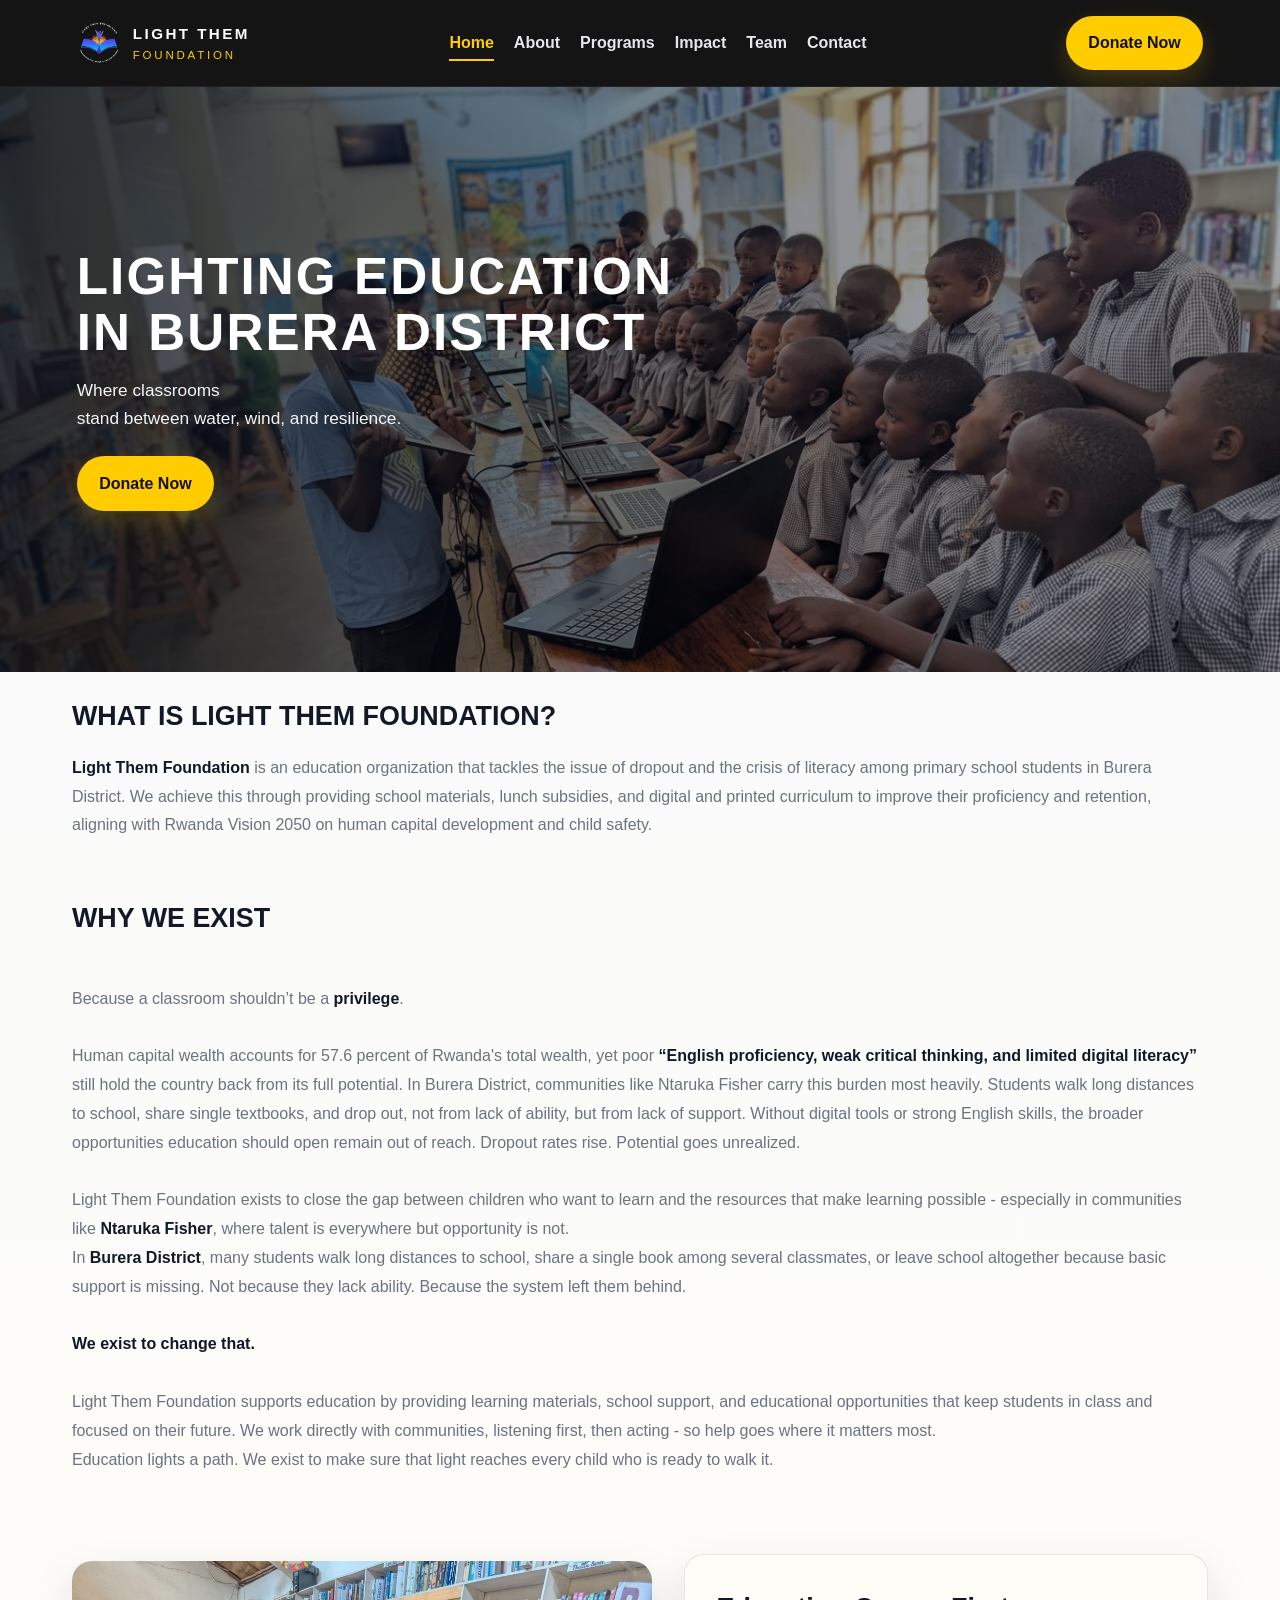
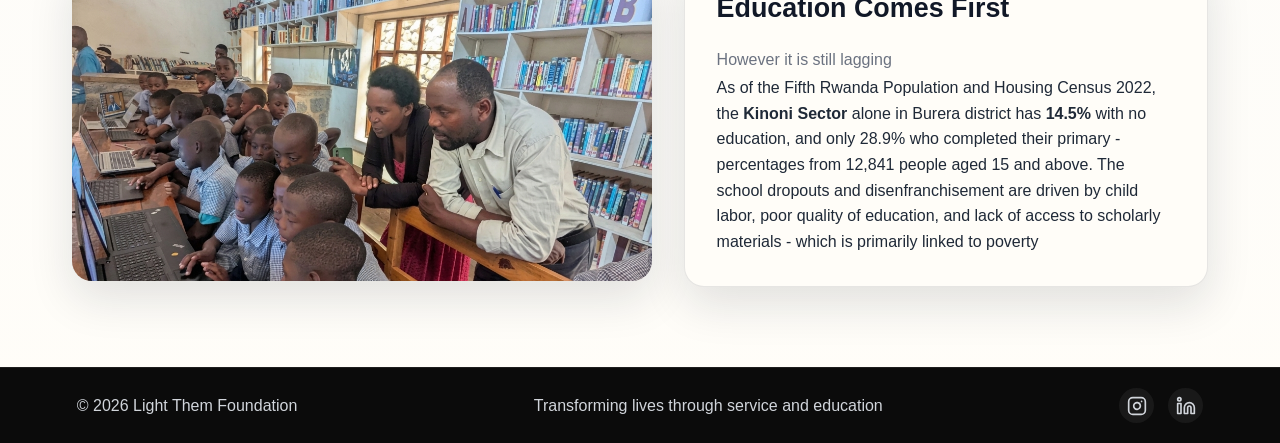
<file: index.html>
<!DOCTYPE html>
<html lang="en">
<head>
    <meta charset="UTF-8">
    <title>Light Them Foundation - Them Also Valued</title>
    <meta name="description" content="Light Them Foundation exists to close the gap between children,who want to learn and the educational resources in Burera District, Rwanda.">
    <meta name="google-site-verification" content="2LWvDCspux7l4hZqRlFNMhy4M7Yd1AF5LCCPHjWAyz8" />
    <meta name="viewport" content="width=device-width, initial-scale=1.0">
    <link rel="icon" type="image/png" href="Assets/images/favicon.ico">
    <link rel="apple-touch-icon" sizes="180x180" href="Assets/images/apple-touch-icon.png">
    <link rel="icon" type="image/png" sizes="32x32" href="Assets/images/favicon-32x32.png">
    <link rel="icon" type="image/png" sizes="16x16" href="Assets/images/favicon-16x16.png">
    <link rel="manifest" href="Assets/images/site.webmanifest">
    <link rel="stylesheet" href="Assets/css/styles.css">
</head>
<body>

<!-- HEADER -->
<header class="header">
    <div class="header-inner">
        <a href="index.html">
        <div class="logo">
            <img src="Assets/images/logo.png" alt="Light Them Foundation Logo">
            <div class="logo-text">
                <strong>LIGHT THEM</strong>
                <span>FOUNDATION</span>
            </div>
        </div>
        </a>
        <nav class="nav" id="mainNav">
            <a href="index.html">Home</a>
            <a href="about.html">About</a>
            <a href="programs.html">Programs</a>
            <a href="impact.html">Impact</a>
            <a href="Team.html">Team</a>
            <a href="contact.html">Contact</a>
        </nav>

        <a href="https://whydonate.com/fundraising/support-education"
           target="_blank"
           class="donate-btn">
            Donate Now
        </a>
        <button type="button" class="menu-icon" id="menuIcon" aria-label="Open navigation menu" aria-expanded="false" aria-controls="mainNav">&#9776;</button>
    </div>
</header>

<!-- HERO as background -->
<div class="hero-bg">
    <img src="Assets/images/hero.png" style="transform: scaleX(-1);" alt="Ntaruka Fisher community">
    <div class="hero-overlay">
        <h1>Lighting Education<br>in Burera District</h1>
        <p>
            Where classrooms<br>
            stand between water, wind, and resilience.
        </p>
        <a href="https://whydonate.com/fundraising/support-education"
           target="_blank"
           class="hero-btn">
            Donate Now
        </a>
    </div>
</div>

<div class="content-wrapper">
    <!-- WHY WE EXIST -->
    <section class="why">
         <h2 style="margin-top: 5%;text-transform: uppercase;">
            What is Light Them Foundation?
        </h2>
        <p>
            <strong>Light Them Foundation </strong>is an education organization that tackles the issue of dropout and the crisis of literacy among primary school students in Burera District.
            We achieve this through providing school materials, lunch subsidies, and digital and printed curriculum to improve their proficiency and retention, 
            aligning with Rwanda Vision 2050 on human capital development and child safety. 
        </p>
        <h2 style="margin-top: 5%;text-transform: uppercase;">Why We Exist</h2>
        <p>
            <br>Because a classroom shouldn’t be a <b>privilege</b>.</br>
            <br>Human capital wealth accounts for 57.6 percent of Rwanda's total wealth, yet poor <b>“English proficiency, weak critical thinking, and limited digital literacy”</b> still hold the country back from its full potential.
            In Burera District, communities like Ntaruka Fisher carry this burden most heavily. Students walk long distances to school, share single textbooks, and drop out, not from lack of ability, but from lack of support. Without digital tools or strong English skills, the broader opportunities education should open remain out of reach. Dropout rates rise. Potential goes unrealized.
        </br>
            <br>Light Them Foundation exists to close the gap between children who want to learn and the resources that make
            learning possible - especially in communities like <b>Ntaruka Fisher</b>, where talent is everywhere but opportunity is not.

            <br>In <strong>Burera District</strong>, many students walk long distances to school, share a single book among several classmates,
            or leave school altogether because basic support is missing. Not because they lack ability. Because the system left them behind.<br>

            <br><strong>We exist to change that.</strong></br>

            <br>Light Them Foundation supports education by providing learning materials, school support, and educational opportunities that keep students
            in class and focused on their future. We work directly with communities, listening first, then acting - so help goes where it matters most.</br>

            Education lights a path.
            We exist to make sure that light reaches every child who is ready to walk it.

        </p>
    </section>

    <!-- IMAGE + TEXT SECTION -->
    <section class="feature">
        <div class="feature-image">
            <img src="Assets/images/3.png" alt="Classroom learning">
        </div>

        <div class="feature-text">
            <h3>Education Comes First</h3>
            <p>
                <p>However it is still lagging</p>
                As of the Fifth Rwanda Population and Housing Census 2022,
                the <b>Kinoni Sector</b> alone in Burera district has <b>14.5%</b> with no education,
                and only 28.9% who completed their primary - percentages from 12,841 people
                aged 15 and above. The school dropouts and disenfranchisement are driven by
                child labor, poor quality of education, and lack of access to scholarly materials - which 
                is primarily linked to poverty
            </p>
        </div>
    </section>
</div>

<!-- FOOTER -->
<footer class="footer">
    <span>© 2026 Light Them Foundation</span><span>Transforming lives through service and education</span>
    <div class="footer-socials">
        <a href="https://www.instagram.com/light_them_foundation/" target="_blank" aria-label="Instagram">
            <svg xmlns="http://www.w3.org/2000/svg" width="20" height="20" viewBox="0 0 24 24" fill="none" stroke="currentColor" stroke-width="2" stroke-linecap="round" stroke-linejoin="round"><rect x="2" y="2" width="20" height="20" rx="5" ry="5"/><path d="M16 11.37A4 4 0 1 1 12.63 8 4 4 0 0 1 16 11.37z"/><line x1="17.5" y1="6.5" x2="17.51" y2="6.5"/></svg>
        </a>
        <a href="https://www.linkedin.com/company/light-them-foundation/" target="_blank" aria-label="LinkedIn">
            <svg xmlns="http://www.w3.org/2000/svg" width="20" height="20" viewBox="0 0 24 24" fill="none" stroke="currentColor" stroke-width="2" stroke-linecap="round" stroke-linejoin="round"><path d="M16 8a6 6 0 0 1 6 6v7h-4v-7a2 2 0 0 0-4 0v7h-4v-7a6 6 0 0 1 6-6z"/><rect x="2" y="9" width="4" height="12"/><circle cx="4" cy="4" r="2"/></svg>
        </a>
    </div>
</footer>

<script src="Assets/js/menu.js"></script>
</body>
</html>
</file>
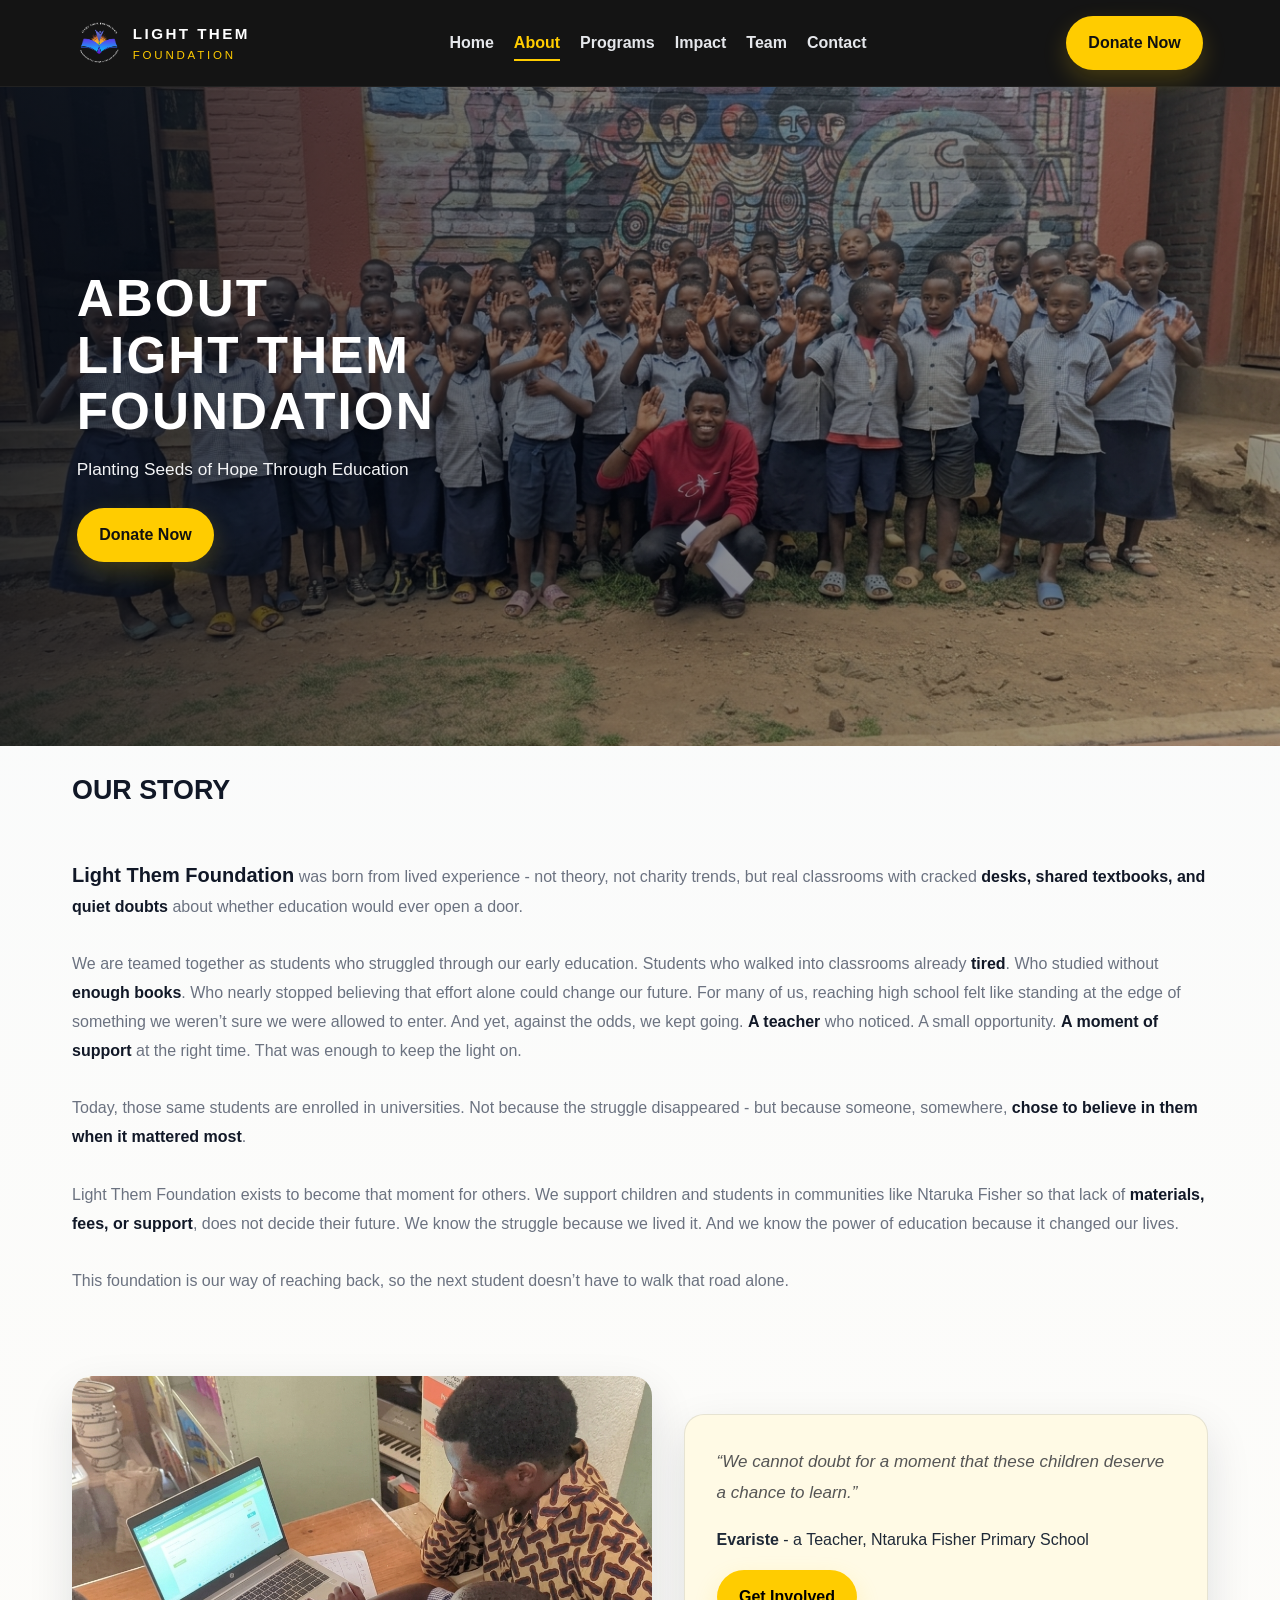
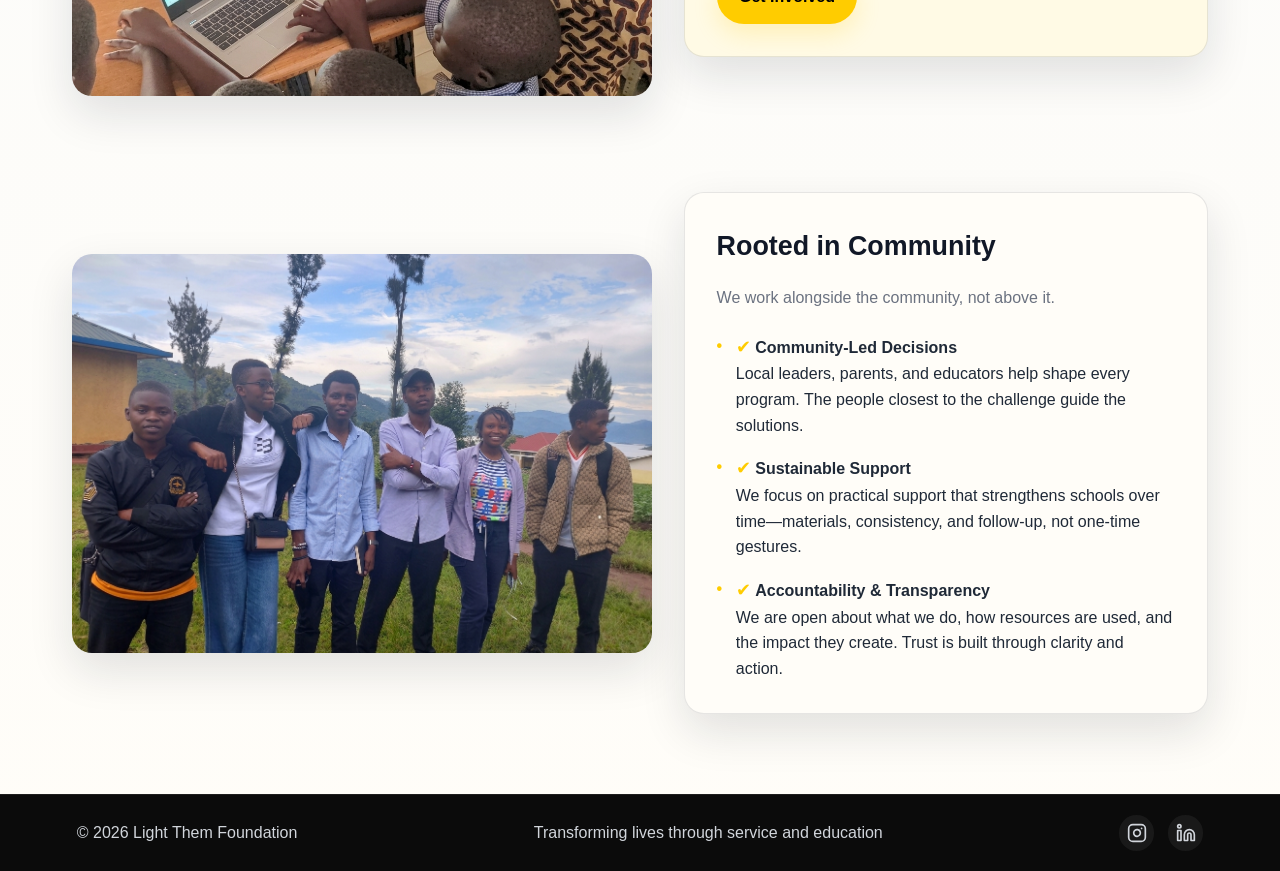
<file: about.html>
<!DOCTYPE html>
<html lang="en">
<head>
    <meta charset="UTF-8">
    <title>About | Light Them Foundation</title>
    <meta name="description" content="Light Them Foundation exists to close the gap between children
     who want to learn and the educational resources that make learning possible in Ntaruka Fisher 
     and Burera District, Rwanda.">
    <meta name="google-site-verification" content="2LWvDCspux7l4hZqRlFNMhy4M7Yd1AF5LCCPHjWAyz8" />
    <meta name="viewport" content="width=device-width, initial-scale=1.0">
        <link rel="icon" type="image/png" href="Assets/images/favicon.ico">
        <link rel="apple-touch-icon" sizes="180x180" href="Assets/images/apple-touch-icon.png">
        <link rel="icon" type="image/png" sizes="32x32" href="Assets/images/favicon-32x32.png">
        <link rel="icon" type="image/png" sizes="16x16" href="Assets/images/favicon-16x16.png">
        <link rel="manifest" href="Assets/images/site.webmanifest">
    <link rel="stylesheet" href="Assets/css/styles.css">
</head>
<body>

<!-- HEADER -->
<header class="header">
    <div class="header-inner">
        <a href="index.html">
        <div class="logo">
            <img src="Assets/images/logo.png" alt="Light Them Foundation Logo">
            <div class="logo-text">
                <strong>LIGHT THEM</strong>
                <span>FOUNDATION</span>
            </div>
        </div>
        </a>

        <nav class="nav" id="mainNav">
            <a href="index.html">Home</a>
            <a href="about.html">About</a>
            <a href="programs.html">Programs</a>
            <a href="impact.html">Impact</a>
            <a href="Team.html">Team</a>
            <a href="contact.html">Contact</a>
        </nav>

        <a href="https://whydonate.com/fundraising/support-education"
           target="_blank"
           class="donate-btn">
            Donate Now
        </a>
        <button type="button" class="menu-icon" id="menuIcon" aria-label="Open navigation menu" aria-expanded="false" aria-controls="mainNav">&#9776;</button>
    </div>
</header>

<!-- HERO as background -->
 <div class="hero-bg">
    <img src="Assets/images/hero2.png" alt="Ntaruka Fisher community">
    <div class="hero-overlay">
        <h1>About <br> Light Them Foundation</h1>
        <p>Planting Seeds of Hope Through Education</p>
        <a href="https://whydonate.com/fundraising/support-education" target="_blank" class="hero-btn">Donate Now</a>
    </div>
</div>
<!-- PAGE HERO -->
<!-- <section class="page-hero">
    <h1>About Us</h1>
    <p>Planting Seeds of Hope Through Education</p>
</section> -->

<div class="content-wrapper">
    <!-- OUR STORY -->
    <section class="why">
        <h2 style="margin-top: 5%;text-transform: uppercase;">Our Story</h2>
        <p>
            <br><strong style="font-size: 20px;">Light Them Foundation</strong> was born from lived experience - not theory, not charity trends, 
            but real classrooms with cracked <b>desks, shared textbooks, and quiet doubts</b> about whether education 
            would ever open a door.</br>

            <br>We are teamed together as students who struggled through our early education.
            Students who walked into classrooms already <b>tired</b>. Who studied without <b>enough books</b>. 
            Who nearly stopped believing that effort alone could change our future. 
            For many of us, reaching high school felt like standing at the edge of something we weren’t
            sure we were allowed to enter. And yet, against the odds, we kept going. <b>A teacher</b> who noticed.
            A small opportunity. <b>A moment of support</b> at the right time. That was enough to keep the light on.</br>

            <br>Today, those same students are enrolled in universities. Not because the struggle disappeared - but
            because someone, somewhere, <b>chose to believe in them when it mattered most</b>.</br>

            <br>Light Them Foundation exists to become that moment for others. 
            We support children and students in communities like Ntaruka Fisher so that lack of <b>materials, fees,
            or support</b>, does not decide their future. We know the struggle because we lived it. 
            And we know the power of education because it changed our lives.</br>

            <br>This foundation is our way of reaching back, so the next student doesn’t have to walk that road alone.</br>

        </p>
    </section>

    <!-- FEATURE: QUOTE + IMAGE -->
    <section class="feature">
        <div class="feature-image">
            <img src="Assets/images/1.png" alt="Community meeting">
        </div>
        <div class="feature-text" style="background:#fffae5;">
            <p style="font-style:italic; color:#555; font-size:17px; margin-bottom:18px;">“We cannot doubt for a moment that these children deserve a chance to learn.”</p>
            <div style="margin-bottom:18px;">
                <strong>Evariste</strong> -  a Teacher, Ntaruka Fisher Primary School
            </div>
            <a href="#" class="hero-btn" style="background:#ffcc00; color:#000;">Get Involved</a>
        </div>
    </section>

    <!-- ROOTED IN COMMUNITY -->
    <section class="feature" style="flex-direction:row-reverse;">
        <div class="feature-image">
            <img src="Assets/images/all.png" alt="Community leaders">
        </div>
        <div class="feature-text">
            <h3>Rooted in Community</h3>
            <p>We work alongside the community, not above it.</p>
            <ul style="list-style:none; padding:0; margin-top:20px;">
                <li>
                    <span style="color:#ffcc00; font-size:18px;">✔</span>
                    <strong>Community-Led Decisions</strong><br>
                    Local leaders, parents, and educators help shape every program.
                    The people closest to the challenge guide the solutions.
                </li>
                <li >
                    <span style="color:#ffcc00; font-size:18px;">✔</span>
                    <strong>Sustainable Support</strong><br>
                    We focus on practical support that strengthens schools 
                    over time—materials, consistency, and follow-up, not one-time gestures.
                </li>
                <li>
                    <span style="color:#ffcc00; font-size:18px;">✔</span>
                    <strong>Accountability & Transparency</strong><br>
                    We are open about what we do, how resources are used,
                    and the impact they create. Trust is built through clarity and action.
                </li>
            </ul>
        </div>
    </section>
</div>

<!-- FOOTER -->
<footer class="footer">
    <span>© 2026 Light Them Foundation</span><span>Transforming lives through service and education</span>
    <div class="footer-socials">
        <a href="https://www.instagram.com/light_them_foundation/" target="_blank" aria-label="Instagram">
            <svg xmlns="http://www.w3.org/2000/svg" width="20" height="20" viewBox="0 0 24 24" fill="none" stroke="currentColor" stroke-width="2" stroke-linecap="round" stroke-linejoin="round"><rect x="2" y="2" width="20" height="20" rx="5" ry="5"/><path d="M16 11.37A4 4 0 1 1 12.63 8 4 4 0 0 1 16 11.37z"/><line x1="17.5" y1="6.5" x2="17.51" y2="6.5"/></svg>
        </a>
        <a href="https://www.linkedin.com/company/light-them-foundation/" target="_blank" aria-label="LinkedIn">
            <svg xmlns="http://www.w3.org/2000/svg" width="20" height="20" viewBox="0 0 24 24" fill="none" stroke="currentColor" stroke-width="2" stroke-linecap="round" stroke-linejoin="round"><path d="M16 8a6 6 0 0 1 6 6v7h-4v-7a2 2 0 0 0-4 0v7h-4v-7a6 6 0 0 1 6-6z"/><rect x="2" y="9" width="4" height="12"/><circle cx="4" cy="4" r="2"/></svg>
        </a>
    </div>
</footer>
<script src="Assets/js/menu.js"></script>
</body>
</html>
</file>
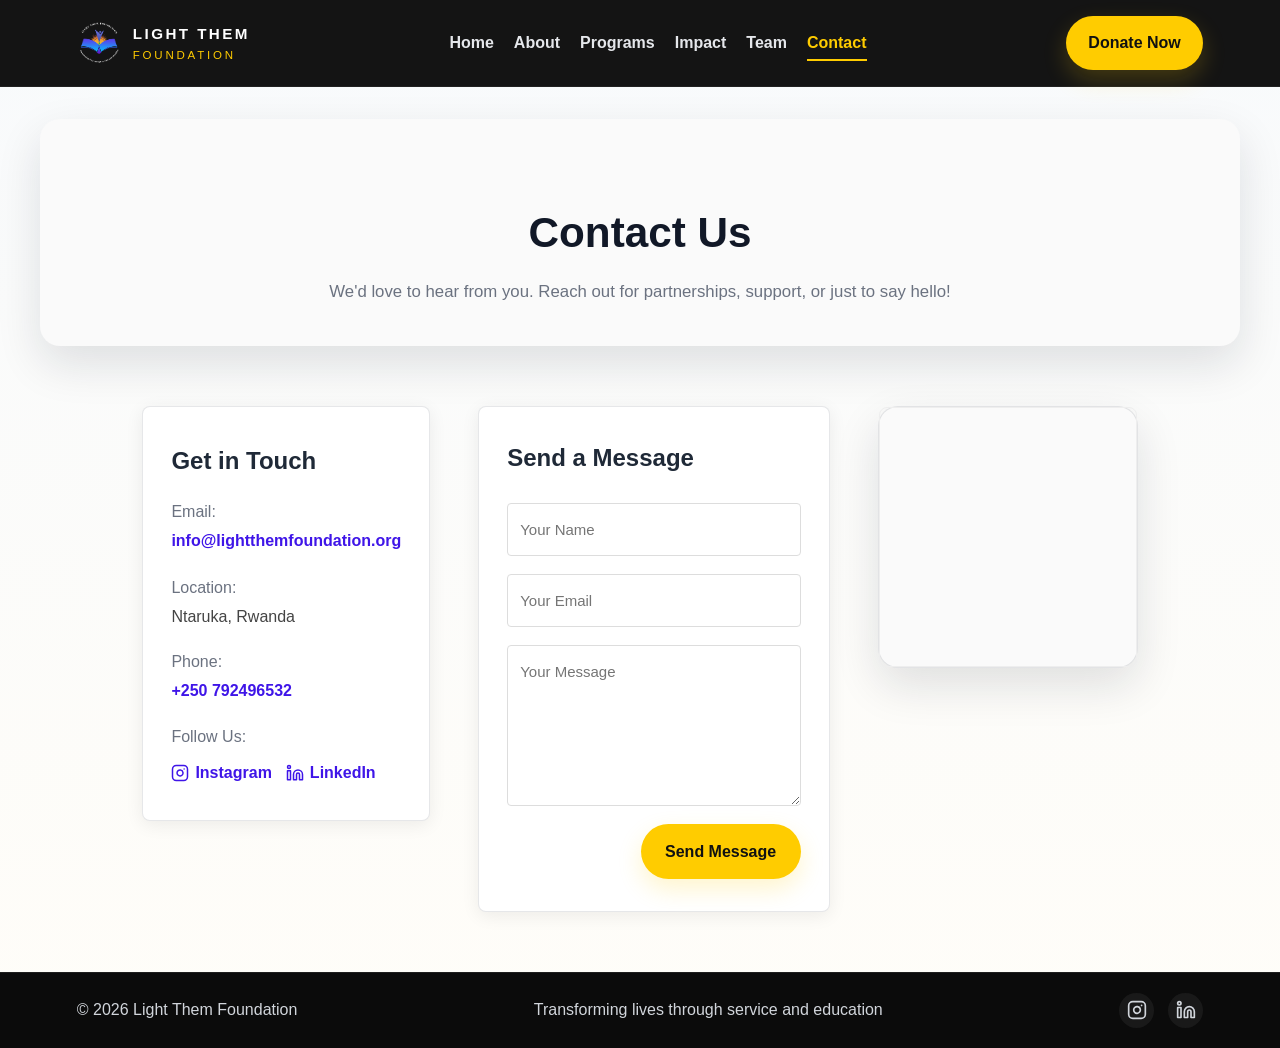
<file: contact.html>
<!DOCTYPE html>
<html lang="en">
<head>
    <meta charset="UTF-8">
    <title>Contact | Light Them Foundation</title>
    <meta name="description" content="Light Them Foundation exists to close the gap between children
     who want to learn and the educational resources that make learning possible in Ntaruka Fisher 
     and Burera District, Rwanda.">
    <meta name="google-site-verification" content="2LWvDCspux7l4hZqRlFNMhy4M7Yd1AF5LCCPHjWAyz8" />
    <meta name="viewport" content="width=device-width, initial-scale=1.0">
        <link rel="icon" type="image/png" href="Assets/images/favicon.ico">
    <link rel="apple-touch-icon" sizes="180x180" href="Assets/images/apple-touch-icon.png">
    <link rel="icon" type="image/png" sizes="32x32" href="Assets/images/favicon-32x32.png">
    <link rel="icon" type="image/png" sizes="16x16" href="Assets/images/favicon-16x16.png">
        <link rel="manifest" href="Assets/images/site.webmanifest">
    <link rel="stylesheet" href="Assets/css/styles.css">
</head>
<body>

<!-- HEADER -->
<header class="header">
    <div class="header-inner">
        <a href="index.html">
        <div class="logo">
            <img src="Assets/images/logo.png" alt="Light Them Foundation Logo">
            <div class="logo-text">
                <strong>LIGHT THEM</strong>
                <span>FOUNDATION</span>
            </div>
        </div>
        </a>

        <nav class="nav" id="mainNav">
            <a href="index.html">Home</a>
            <a href="about.html">About</a>
            <a href="programs.html">Programs</a>
            <a href="impact.html">Impact</a>
            <a href="Team.html">Team</a>
            <a href="contact.html">Contact</a>
        </nav>

        <a href="https://whydonate.com/fundraising/support-education"
           target="_blank"
           class="donate-btn">
            Donate Now
        </a>
        <button type="button" class="menu-icon" id="menuIcon" aria-label="Open navigation menu" aria-expanded="false" aria-controls="mainNav">&#9776;</button>
    </div>
</header>

<!-- CONTACT HERO -->
<section class="page-hero" style="background:#fafafa;">
    <h1>Contact Us</h1>
    <p>We'd love to hear from you. Reach out for partnerships, support, or just to say hello!</p>
</section>

<!-- CONTACT SECTION -->
<section class="contact-section" style="display:flex;gap:48px;justify-content:center;align-items:flex-start;padding:60px 8%;flex-wrap:wrap;">
    <!-- Contact Info -->
    <div class="contact-info" style="flex:1;background:#fff;padding:35px 28px;border-radius:8px;box-shadow:0 4px 18px rgba(0,0,0,0.07);">
        <h2 style="font-size:24px;margin-bottom:18px;">Get in Touch</h2>
        <p style="margin-bottom:18px;">Email:<br><a href="mailto:info@lightthemfoundation.org" style="color:#3f15e8;text-decoration:none">info@lightthemfoundation.org</a></p>
        <p style="margin-bottom:17px;">Location:<br><span style="color:#444;">Ntaruka, Rwanda</span></p>
        <p style="margin-bottom:17px;">Phone:<br><a href="tel:+250792496532" style="color:#3f15e8;text-decoration:none;">+250 792496532</a></p>
        <p style="margin-bottom:0;">Follow Us:</p>
        <div style="display:flex;gap:14px;margin-top:8px;">
            <a href="https://www.instagram.com/light_them_foundation/" target="_blank" style="color:#3f15e8;text-decoration:none;display:flex;align-items:center;gap:6px;">
                <svg xmlns="http://www.w3.org/2000/svg" width="18" height="18" viewBox="0 0 24 24" fill="none" stroke="currentColor" stroke-width="2" stroke-linecap="round" stroke-linejoin="round"><rect x="2" y="2" width="20" height="20" rx="5" ry="5"/><path d="M16 11.37A4 4 0 1 1 12.63 8 4 4 0 0 1 16 11.37z"/><line x1="17.5" y1="6.5" x2="17.51" y2="6.5"/></svg>
                Instagram
            </a>
            <a href="https://www.linkedin.com/company/light-them-foundation/" target="_blank" style="color:#3f15e8;text-decoration:none;display:flex;align-items:center;gap:6px;">
                <svg xmlns="http://www.w3.org/2000/svg" width="18" height="18" viewBox="0 0 24 24" fill="none" stroke="currentColor" stroke-width="2" stroke-linecap="round" stroke-linejoin="round"><path d="M16 8a6 6 0 0 1 6 6v7h-4v-7a2 2 0 0 0-4 0v7h-4v-7a6 6 0 0 1 6-6z"/><rect x="2" y="9" width="4" height="12"/><circle cx="4" cy="4" r="2"/></svg>
                LinkedIn
            </a>
        </div>
    </div>

    <!-- Contact Form -->
        <form class="contact-form" action="https://formspree.io/f/mnjbqodl" method="POST" style="flex:2;min-width:300px;max-width:480px;background:#fff;padding:32px 28px;border-radius:8px;box-shadow:0 4px 18px rgba(0,0,0,0.07);display:flex;flex-direction:column;gap:18px;" autocomplete="off">
        <h2 style="font-size:24px;margin-bottom:8px;">Send a Message</h2>
        <input type="text" name="name" placeholder="Your Name" required style="padding:12px;border:1px solid #ddd;border-radius:4px;font-size:15px;">
        <input type="email" name="email" placeholder="Your Email" required style="padding:12px;border:1px solid #ddd;border-radius:4px;font-size:15px;">
        <textarea name="message" placeholder="Your Message" rows="5" required style="padding:12px;border:1px solid #ddd;border-radius:4px;font-size:15px;"></textarea>
        <button type="submit" class="hero-btn" style="width:160px;align-self:flex-end;">Send Message</button>
        <div class="form-success" style="display:none;color:#28a745;font-weight:bold;margin-top:8px;">Thank you! We'll be in touch soon.</div>
    </form>

    <!-- Map Placeholder -->
    <div class="contact-map" style="flex:1;min-width:260px;max-width:340px;background:#fafafa;padding:0 0 0 0;display:flex;align-items:center;justify-content:center;">
        <iframe src="https://www.openstreetmap.org/export/embed.html?bbox=29.70,-1.55,30.00,-1.40&amp;layer=mapnik" style="width:100%;height:260px;border-radius:8px;border:1px solid #eee;" 
        allowfullscreen="" loading="lazy" referrerpolicy="no-referrer-when-downgrade" title=" Burera, Rwanda"></iframe>
    </div>
</section>

<!-- FOOTER -->
<footer class="footer">
    <span>© 2026 Light Them Foundation</span><span>Transforming lives through service and education</span>
    <div class="footer-socials">
        <a href="https://www.instagram.com/light_them_foundation/" target="_blank" aria-label="Instagram">
            <svg xmlns="http://www.w3.org/2000/svg" width="20" height="20" viewBox="0 0 24 24" fill="none" stroke="currentColor" stroke-width="2" stroke-linecap="round" stroke-linejoin="round"><rect x="2" y="2" width="20" height="20" rx="5" ry="5"/><path d="M16 11.37A4 4 0 1 1 12.63 8 4 4 0 0 1 16 11.37z"/><line x1="17.5" y1="6.5" x2="17.51" y2="6.5"/></svg>
        </a>
        <a href="https://www.linkedin.com/company/light-them-foundation/" target="_blank" aria-label="LinkedIn">
            <svg xmlns="http://www.w3.org/2000/svg" width="20" height="20" viewBox="0 0 24 24" fill="none" stroke="currentColor" stroke-width="2" stroke-linecap="round" stroke-linejoin="round"><path d="M16 8a6 6 0 0 1 6 6v7h-4v-7a2 2 0 0 0-4 0v7h-4v-7a6 6 0 0 1 6-6z"/><rect x="2" y="9" width="4" height="12"/><circle cx="4" cy="4" r="2"/></svg>
        </a>
    </div>
</footer>
<script src="Assets/js/menu.js"></script>
</body>
</html>
</file>
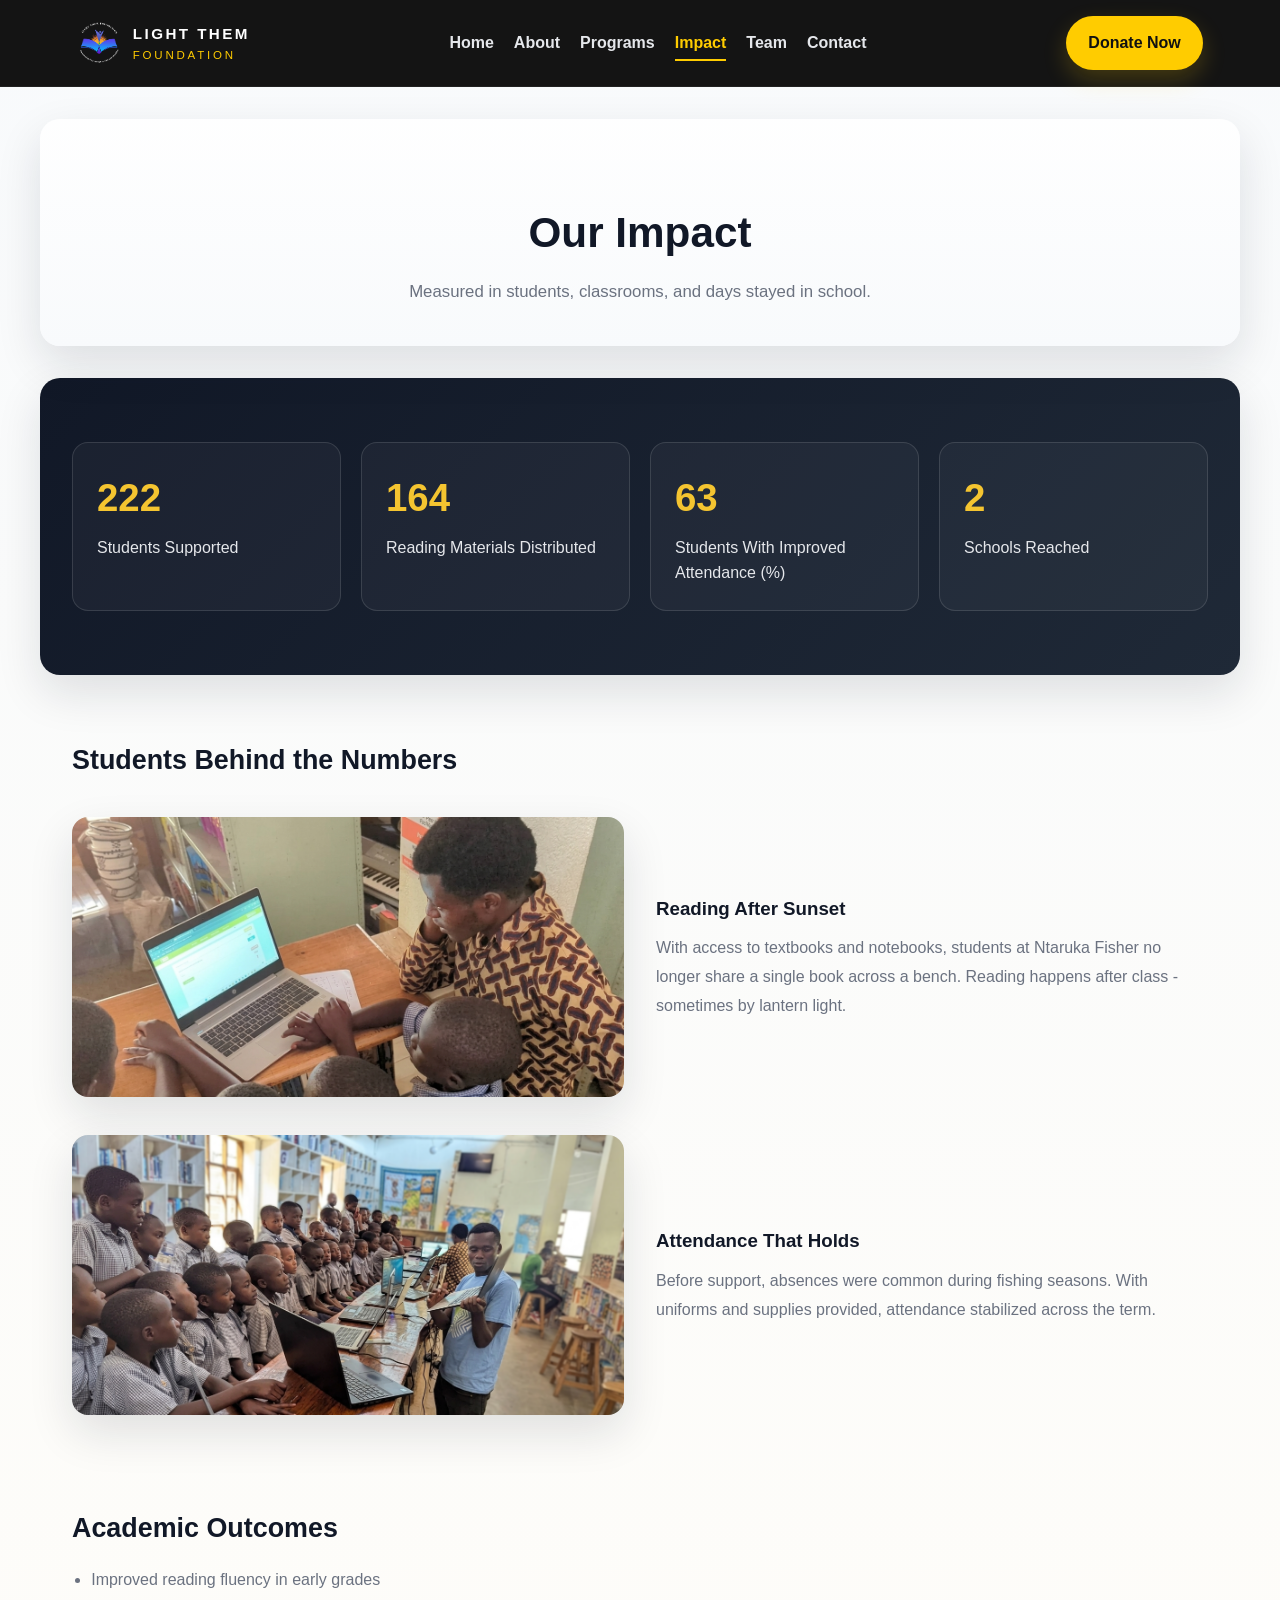
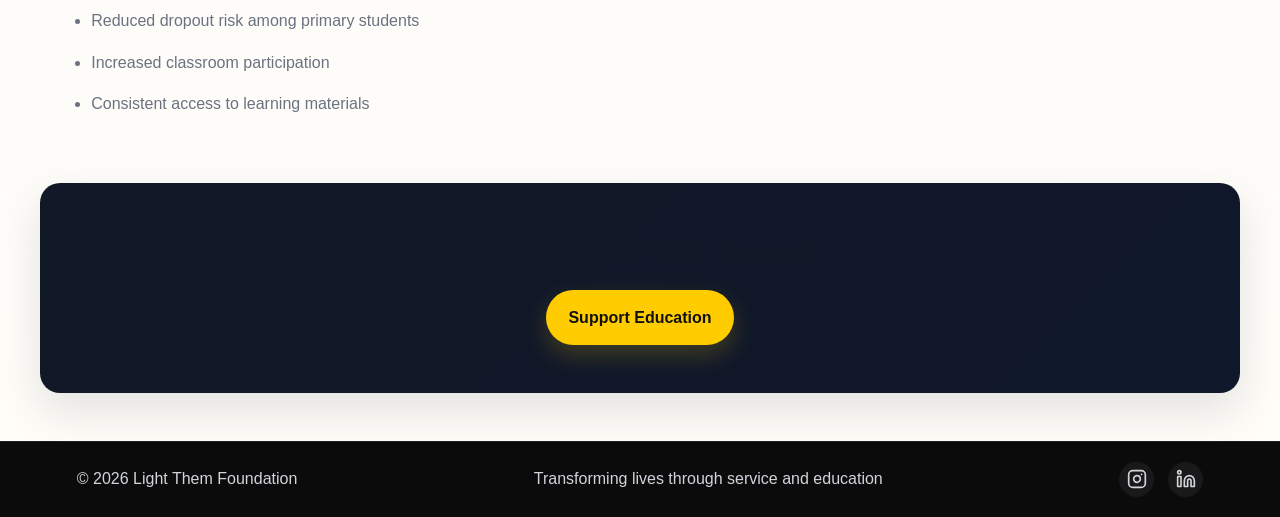
<file: impact.html>
<!DOCTYPE html>
<html lang="en">
<head>
    <meta charset="UTF-8">
    <title>Our Impact | Light Them Foundation</title>
    <meta name="description" content="Light Them Foundation exists to close the gap between children
     who want to learn and the educational resources that make learning possible in Ntaruka Fisher 
     and Burera District, Rwanda.">
    <meta name="google-site-verification" content="2LWvDCspux7l4hZqRlFNMhy4M7Yd1AF5LCCPHjWAyz8" />
    <meta name="viewport" content="width=device-width, initial-scale=1.0">
        <link rel="icon" type="image/png" href="Assets/images/favicon.ico">
        <link rel="apple-touch-icon" sizes="180x180" href="Assets/images/apple-touch-icon.png">
        <link rel="icon" type="image/png" sizes="32x32" href="Assets/images/favicon-32x32.png">
        <link rel="icon" type="image/png" sizes="16x16" href="Assets/images/favicon-16x16.png">
        <link rel="manifest" href="Assets/images/site.webmanifest">
    <link rel="stylesheet" href="Assets/css/styles.css">
</head>
<body>

<!-- HEADER -->
<header class="header">
    <div class="header-inner">
        <a href="index.html">
        <div class="logo">
            <img src="Assets/images/logo.png" alt="Light Them Foundation Logo">
            <div class="logo-text">
                <strong>LIGHT THEM</strong>
                <span>FOUNDATION</span>
            </div>
        </div>
        </a>

        <nav class="nav" id="mainNav">
            <a href="index.html">Home</a>
            <a href="about.html">About</a>
            <a href="programs.html">Programs</a>
            <a href="impact.html">Impact</a>
            <a href="Team.html">Team</a>
            <a href="contact.html">Contact</a>
        </nav>

        <a href="https://whydonate.com/fundraising/support-education"
           target="_blank"
           class="donate-btn">
            Donate Now
        </a>
        <button type="button" class="menu-icon" id="menuIcon" aria-label="Open navigation menu" aria-expanded="false" aria-controls="mainNav">&#9776;</button>
    </div>
</header>

<!-- HERO -->
<section class="page-hero">
    <h1>Our Impact</h1>
    <p>Measured in students, classrooms, and days stayed in school.</p>
</section>

<!-- COUNTERS -->
<section class="impact-numbers" id="impactNumbers">

    <div class="impact-box">
        <span class="counter" data-target="420">0</span>
        <p>Students Supported</p>
    </div>

    <div class="impact-box">
        <span class="counter" data-target="310">0</span>
        <p>Reading Materials Distributed</p>
    </div>

    <div class="impact-box">
        <span class="counter" data-target="120">0</span>
        <p>Students With Improved Attendance (%)</p>
    </div>

    <div class="impact-box">
        <span class="counter" data-target="4">0</span>
        <p>Schools Reached</p>
        <div class="schools-tooltip" style="display:none;position:absolute;left:110%;top:0;background:#fff;color:#222;padding:18px 22px;border-radius:8px;box-shadow:0 4px 18px rgba(0,0,0,0.13);font-size:15px;min-width:180px;z-index:10;">
            <strong style="color:#ccf058;font-size:16px;">Schools Reached:</strong>
            <ul style="margin:12px 0 0 0;padding:0;list-style:none;">
                <li>• Ntaruka Fisher School</li>
                <li>• Mwiko Primary School</li>
                <li>• Karuganda Secondary School</li>
                <li>• Giramahoro Primary School</li>
            </ul>
        </div>
    </div>

</section>

<!-- STUDENT STORIES -->
<section class="impact-stories">

    <h2>Students Behind the Numbers</h2>

    <div class="story">
        <img src="Assets/images/1.png">
        <div>
            <h3>Reading After Sunset</h3>
            <p>
                With access to textbooks and notebooks, students at Ntaruka Fisher
                no longer share a single book across a bench.
                Reading happens after class - sometimes by lantern light.
            </p>
        </div>
    </div>

    <div class="story reverse">
        <img src="Assets/images/hero.png">
        <div>
            <h3>Attendance That Holds</h3>
            <p>
                Before support, absences were common during fishing seasons.
                With uniforms and supplies provided, attendance stabilized
                across the term.
            </p>
        </div>
    </div>

</section>

<!-- ACADEMIC IMPACT -->
<section class="academic-impact">
    <h2>Academic Outcomes</h2>

    <ul>
        <li>Improved reading fluency in early grades</li>
        <li>Reduced dropout risk among primary students</li>
        <li>Increased classroom participation</li>
        <li>Consistent access to learning materials</li>
    </ul>
</section>

<!-- CTA -->
<section class="impact-cta">
    <h2>Impact Grows With Support</h2>
    <a href="https://whydonate.com/fundraising/support-education" target="_blank">
        Support Education
    </a>
</section>

<footer class="footer">
    <span>© 2026 Light Them Foundation</span><span>Transforming lives through service and education</span>
    <div class="footer-socials">
        <a href="https://www.instagram.com/light_them_foundation/" target="_blank" aria-label="Instagram">
            <svg xmlns="http://www.w3.org/2000/svg" width="20" height="20" viewBox="0 0 24 24" fill="none" stroke="currentColor" stroke-width="2" stroke-linecap="round" stroke-linejoin="round"><rect x="2" y="2" width="20" height="20" rx="5" ry="5"/><path d="M16 11.37A4 4 0 1 1 12.63 8 4 4 0 0 1 16 11.37z"/><line x1="17.5" y1="6.5" x2="17.51" y2="6.5"/></svg>
        </a>
        <a href="https://www.linkedin.com/company/light-them-foundation/" target="_blank" aria-label="LinkedIn">
            <svg xmlns="http://www.w3.org/2000/svg" width="20" height="20" viewBox="0 0 24 24" fill="none" stroke="currentColor" stroke-width="2" stroke-linecap="round" stroke-linejoin="round"><path d="M16 8a6 6 0 0 1 6 6v7h-4v-7a2 2 0 0 0-4 0v7h-4v-7a6 6 0 0 1 6-6z"/><rect x="2" y="9" width="4" height="12"/><circle cx="4" cy="4" r="2"/></svg>
        </a>
    </div>
</footer>

<script src="Assets/js/impact.js"></script>
<script src="Assets/js/menu.js"></script>
</body>
</html>
</file>
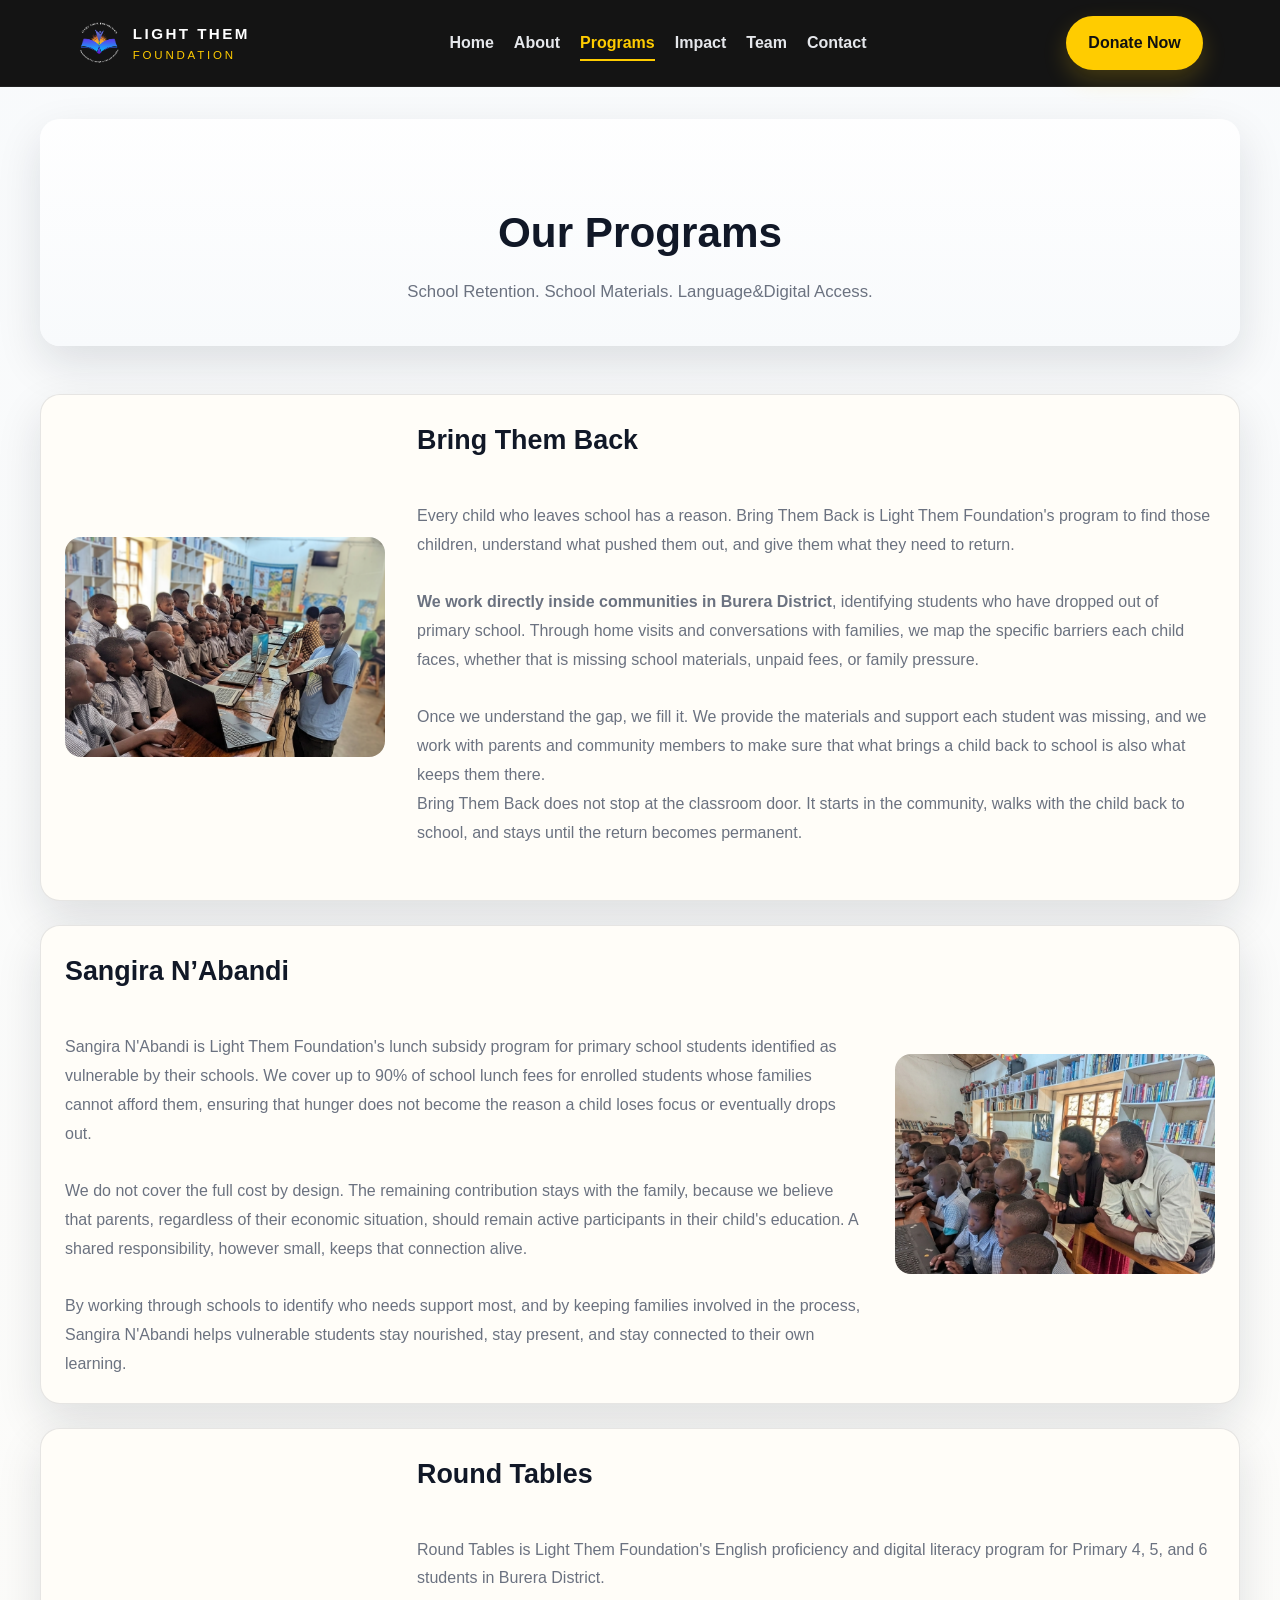
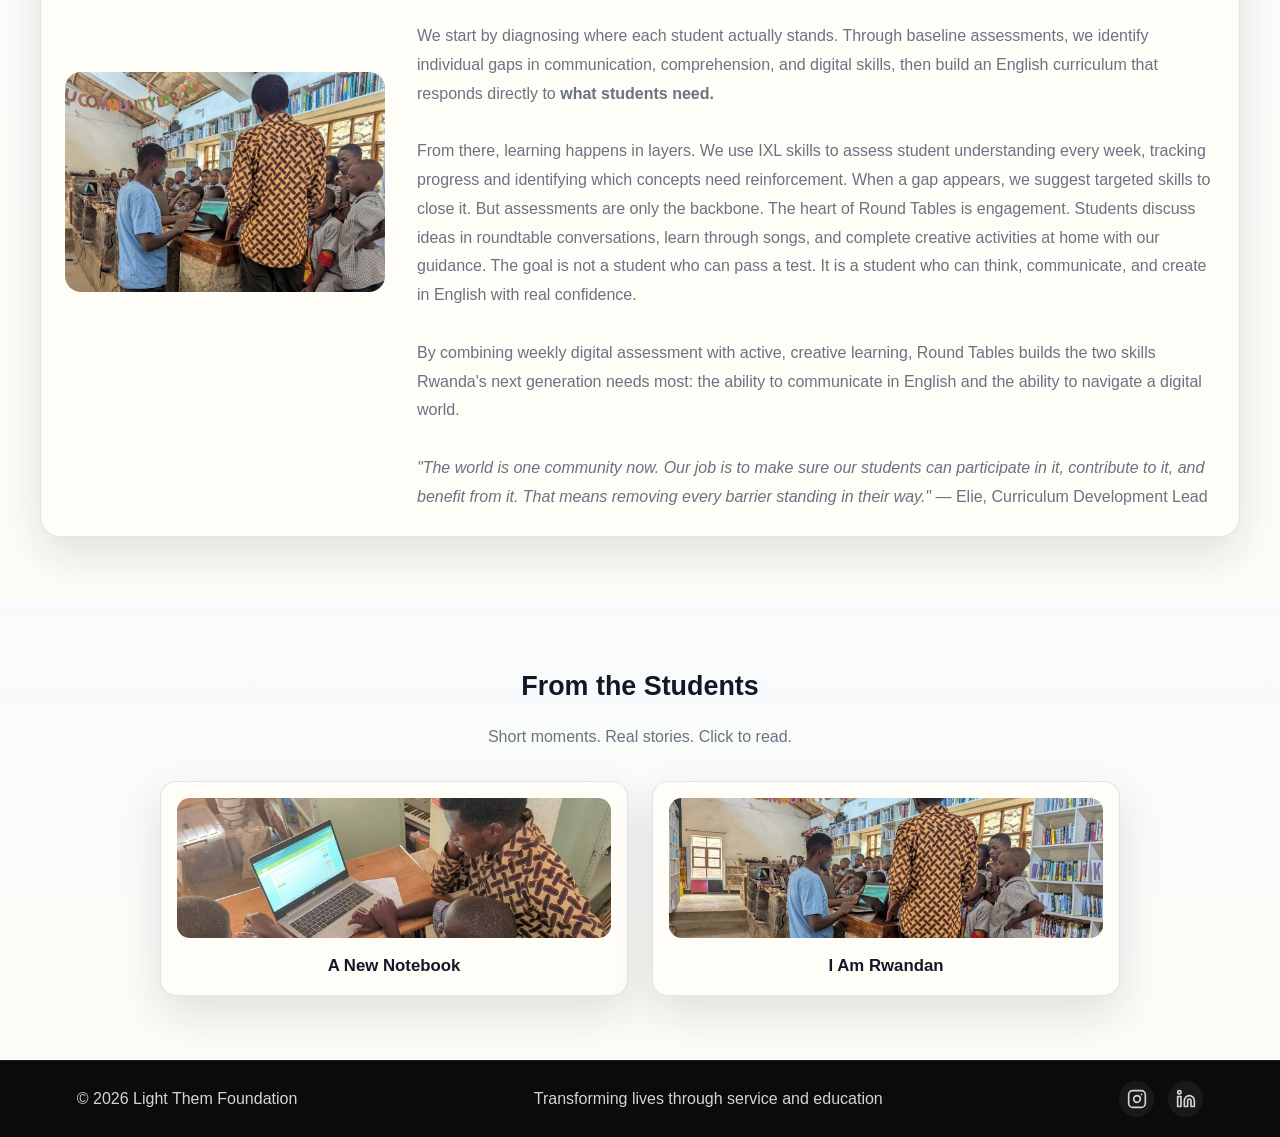
<file: programs.html>
<!DOCTYPE html>
<html lang="en">
<head>
    <meta charset="UTF-8">
    <title>Programs | Light Them Foundation</title>
    <meta name="description" content="Light Them Foundation exists to close the gap between children
     who want to learn and the educational resources that make learning possible in Ntaruka Fisher 
     and Burera District, Rwanda.">
    <meta name="google-site-verification" content="2LWvDCspux7l4hZqRlFNMhy4M7Yd1AF5LCCPHjWAyz8" />
    <meta name="viewport" content="width=device-width, initial-scale=1.0">
        <link rel="icon" type="image/png" href="Assets/images/favicon.ico">
    <link rel="apple-touch-icon" sizes="180x180" href="Assets/images/apple-touch-icon.png">
    <link rel="icon" type="image/png" sizes="32x32" href="Assets/images/favicon-32x32.png">
    <link rel="icon" type="image/png" sizes="16x16" href="Assets/images/favicon-16x16.png">
        <link rel="manifest" href="Assets/images/site.webmanifest">
    <link rel="stylesheet" href="Assets/css/styles.css">
</head>
<body>

<!-- HEADER -->
<header class="header">
    <div class="header-inner">
        <a href="index.html">
        <div class="logo">
            <img src="Assets/images/logo.png" alt="Light Them Foundation Logo">
            <div class="logo-text">
                <strong>LIGHT THEM</strong>
                <span>FOUNDATION</span>
            </div>
        </div>
        </a>

        <nav class="nav" id="mainNav">
            <a href="index.html">Home</a>
            <a href="about.html">About</a>
            <a href="programs.html">Programs</a>
            <a href="impact.html">Impact</a>
            <a href="Team.html">Team</a>
            <a href="contact.html">Contact</a>
        </nav>

        <a href="https://whydonate.com/fundraising/support-education"
           target="_blank"
           class="donate-btn">
            Donate Now
        </a>
        <button type="button" class="menu-icon" id="menuIcon" aria-label="Open navigation menu" aria-expanded="false" aria-controls="mainNav">&#9776;</button>
    </div>
</header>

<!-- PAGE HERO -->
<section class="page-hero">
    <h1>Our Programs</h1>
    <p>School Retention. School Materials. Language&Digital Access.</p>
</section>

<!-- PROGRAM BLOCKS -->
<section class="programs-section">

    <div class="program">
        <img src="Assets/images/hero.png">
        <div>
            <h3>Bring Them Back</h3>
            <p>
                <br>Every child who leaves school has a reason. Bring Them Back is Light Them Foundation's program to find those children, understand what pushed them out, and give them what they need to return.</br>
                <br><strong>We work directly inside communities in Burera District</strong>, identifying students who have dropped out of primary school. Through home visits and conversations with families, we map the specific barriers each child faces, whether that is missing school materials, unpaid fees, or family pressure.</br>
                <br>Once we understand the gap, we fill it. We provide the materials and support each student was missing, and we work with parents and community members to make sure that what brings a child back to school is also what keeps them there.</br>
                Bring Them Back does not stop at the classroom door. It starts in the community, walks with the child back to school, and stays until the return becomes permanent. </br>
                </br>
            </p>
        </div>
    </div>

    <div class="program reverse">
        <img src="Assets/images/3.png">
        <div>
            <h3>Sangira N’Abandi</h3>
            <p>
                <br>Sangira N'Abandi is Light Them Foundation's lunch subsidy program for primary school students identified as vulnerable by their schools. We cover up to 90% of school lunch fees for enrolled students whose families cannot afford them, ensuring that hunger does not become the reason a child loses focus or eventually drops out.</br>
                <br>We do not cover the full cost by design. The remaining contribution stays with the family, because we believe that parents, regardless of their economic situation, should remain active participants in their child's education. A shared responsibility, however small, keeps that connection alive.</br>
                <br>By working through schools to identify who needs support most, and by keeping families involved in the process, Sangira N'Abandi helps vulnerable students stay nourished, stay present, and stay connected to their own learning.
                </br>
            </p>
        </div>
    </div>

    <div class="program">
        <img src="Assets/images/2.png">
        <div>
            <h3>Round Tables</h3>
            <p>
               <br>Round Tables is Light Them Foundation's English proficiency and digital literacy program for Primary 4, 5, and 6 students in Burera District.</br>
                <br>We start by diagnosing where each student actually stands. Through baseline assessments, we identify individual gaps in communication, comprehension, and digital skills, then build an English curriculum that responds directly to <strong>what students need.</strong></br>
                <br>From there, learning happens in layers. We use IXL skills to assess student understanding every week, tracking progress and identifying which concepts need reinforcement. When a gap appears, we suggest targeted skills to close it.
                But assessments are only the backbone. The heart of Round Tables is engagement. Students discuss ideas in roundtable conversations, learn through songs, and complete creative activities at home with our guidance. The goal is not a student who can pass a test. It is a student who can think, communicate, and create in English with real confidence.</br>
                <br>By combining weekly digital assessment with active, creative learning, Round Tables builds the two skills Rwanda's next generation needs most: the ability to communicate in English and the ability to navigate a digital world.</br>
                <br><i>"The world is one community now. Our job is to make sure our students can participate in it, contribute to it, and benefit from it. That means removing every barrier standing in their way."</i> — Elie, Curriculum Development Lead </br>
            </p>
        </div>
    </div>

</section>

<!-- NEWSPAPER SECTION -->
<section class="news-section">
    <h2>From the Students</h2>
    <p class="news-intro">Short moments. Real stories. Click to read.</p>

    <div class="news-grid">
        <div class="news-card" data-title="A New Notebook"
             data-image="Assets/images/1.png"
             data-text="The walk to school is long. But in our village, the thirst for knowledge is longer.
            Every morning, I tie my shoes and start moving before the sun has fully risen. 
            The road is familiar by now—the dust, the banana trees, the sound of other children joining from different paths.
            We arrive together, settle into our seats, and share what we have. One textbook among five friends. We take turns holding it, leaning in, reading quietly so the others can follow.
            When the rain comes, it comes hard. It thunders on the iron roof so loudly that our teacher's voice disappears beneath it.
            We watch her lips move. We copy what she writes. We piece together what we missed.
            After school, the village calls. 
            There are chores before there is homework, and by the time everything is done, the sun is already gone. So we study by small lamps. The light is dim but it is enough. Enough to read one more page. Enough to solve one more problem. Enough to keep the dream alive a little longer.
            We dream of becoming doctors. Engineers. People who build things and fix things and change things. 
            Not just for ourselves, but for this place that raised us, for the country we love and believe in.
            Every struggle we face, we turn into a stepping stone. Not because it is easy, but because we have learned that the ones who push forward, even in the dark, are the ones who eventually get to see the light.
            A new notebook does not seem like much. But in our village, it means everything. It means someone saw us. 
            Someone said: your dream is worth something. Keep going.
">

            <img src="Assets/images/1.png">
            <h4>A New Notebook</h4>
        </div>

        <div class="news-card" data-title="I am Rwandan"
             data-image="Assets/images/2.png"
             data-text="I am a Rwandan child.
            My heart beats like the drums of our Intore dancers. It is strong, proud, and full of life.

            I have seen the silverback gorilla walk slowly through the mountain mist. It is powerful and calm. I have walked the clean streets of Musanze, where people take care of their country because they love it. I love it too. I am young, but I already know that this place is worth everything.
            Our mountains are tall and strong. 
            I want to be the same. And I know that the path to becoming strong starts in the classroom.
            Every morning I wake up and go to school, I am making a choice. 
            A choice to grow. A choice to become someone who can give something back to this country. My teacher's voice, my pen moving across the page, the lesson I almost did not understand but kept trying until I did — these are not small things. These are the building blocks of who I will become.
            Some days are hard. There are mornings when staying home feels easier. 
            When the walk is long, when the book is heavy, when I am tired. But I think about Rwanda.
             I think about how far we have come and how much further we can go. And I get up.
">

            <img src="Assets/images/2.png">
            <h4>I Am Rwandan</h4>
        </div>
    </div>
</section>

<!-- MODAL -->
<div class="modal" id="modal">
    <div class="modal-content">
        <span class="close">&times;</span>
        <img id="modal-image">
        <h3 id="modal-title"></h3>
        <p id="modal-text"></p>
    </div>
</div>



<script src="Assets/js/programs.js"></script>
<script src="Assets/js/menu.js"></script>
</body>
<footer class="footer">
    <span>© 2026 Light Them Foundation</span><span>Transforming lives through service and education</span>
    <div class="footer-socials">
        <a href="https://www.instagram.com/light_them_foundation/" target="_blank" aria-label="Instagram">
            <svg xmlns="http://www.w3.org/2000/svg" width="20" height="20" viewBox="0 0 24 24" fill="none" stroke="currentColor" stroke-width="2" stroke-linecap="round" stroke-linejoin="round"><rect x="2" y="2" width="20" height="20" rx="5" ry="5"/><path d="M16 11.37A4 4 0 1 1 12.63 8 4 4 0 0 1 16 11.37z"/><line x1="17.5" y1="6.5" x2="17.51" y2="6.5"/></svg>
        </a>
        <a href="https://www.linkedin.com/company/light-them-foundation/" target="_blank" aria-label="LinkedIn">
            <svg xmlns="http://www.w3.org/2000/svg" width="20" height="20" viewBox="0 0 24 24" fill="none" stroke="currentColor" stroke-width="2" stroke-linecap="round" stroke-linejoin="round"><path d="M16 8a6 6 0 0 1 6 6v7h-4v-7a2 2 0 0 0-4 0v7h-4v-7a6 6 0 0 1 6-6z"/><rect x="2" y="9" width="4" height="12"/><circle cx="4" cy="4" r="2"/></svg>
        </a>
    </div>
</footer>
</html>
</file>
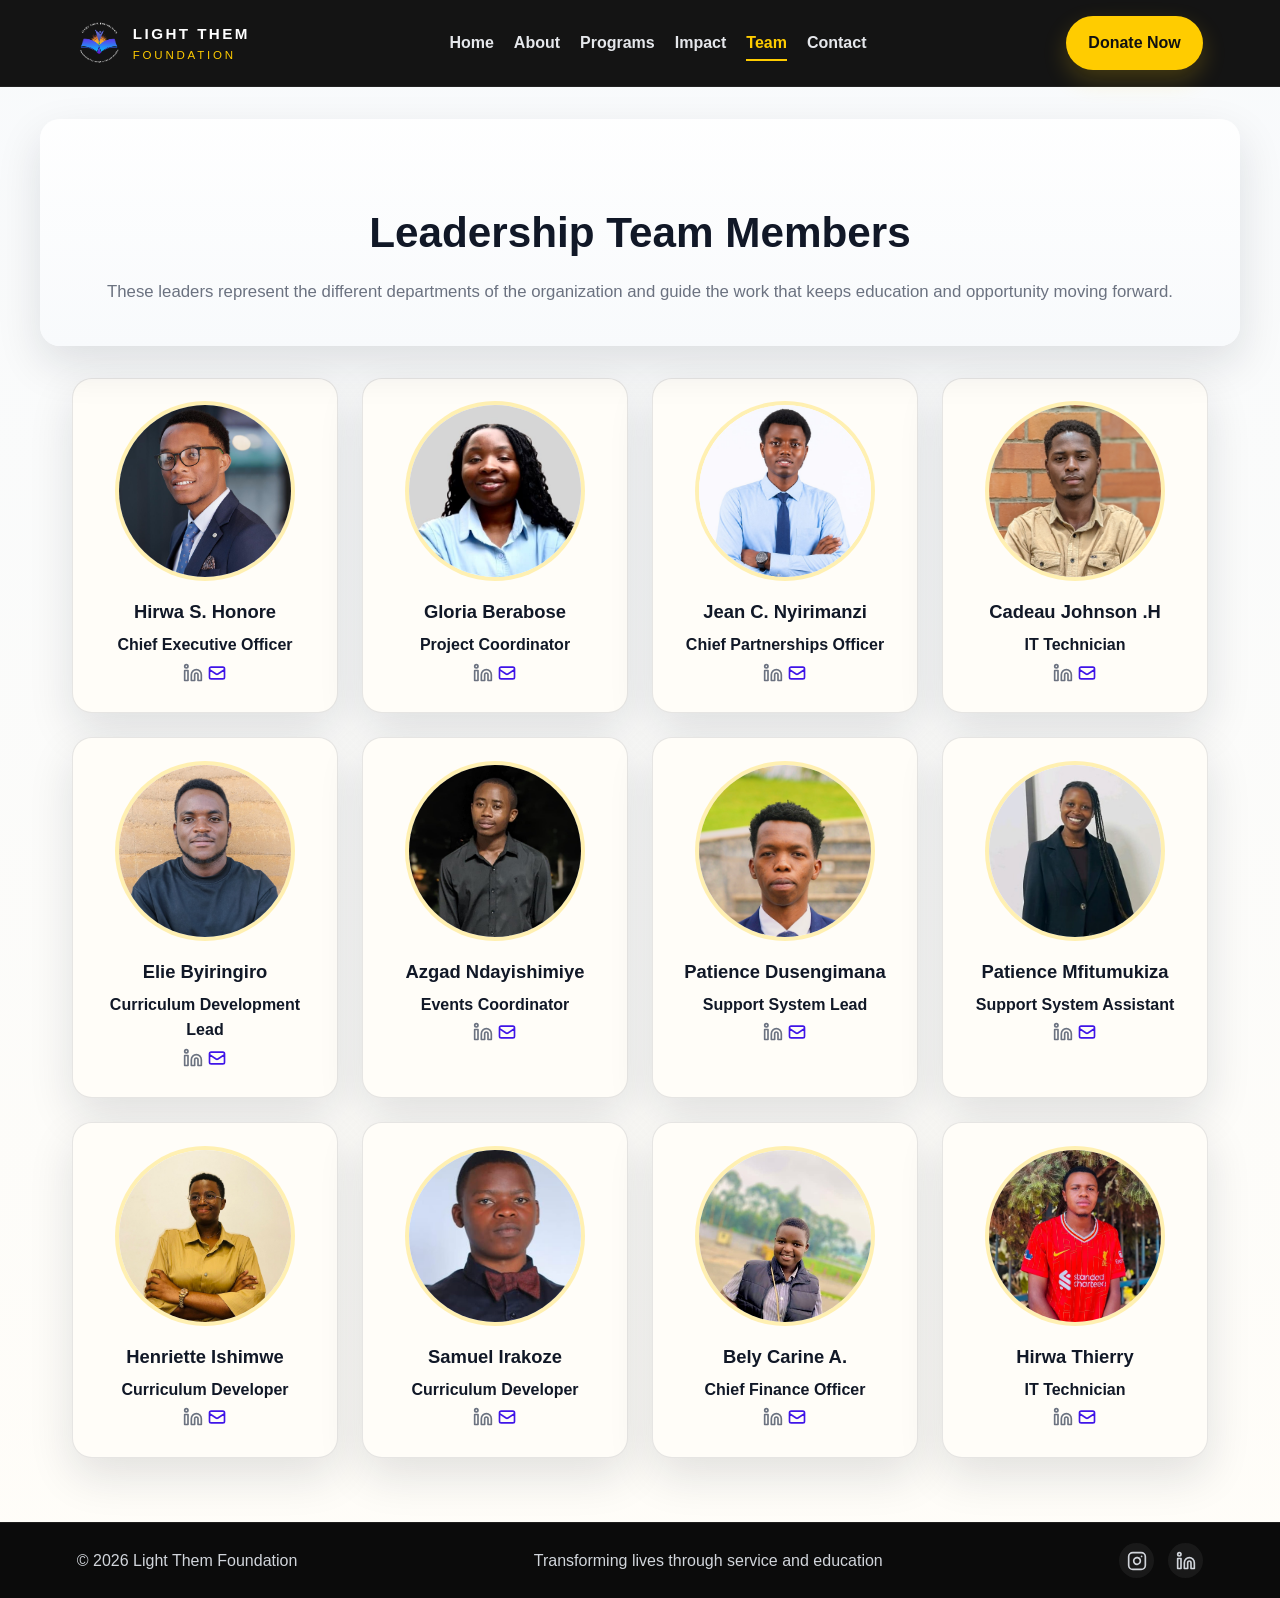
<file: Team.html>
<!DOCTYPE html>
<html lang="en">
<head>
    <meta charset="UTF-8">
    <title>Team | Light Them Foundation</title>
    <meta name="description" content="Meet the leadership team behind Light Them Foundation and the departments that guide the organization’s work.">
    <meta name="viewport" content="width=device-width, initial-scale=1.0">
    <link rel="icon" type="image/png" href="Assets/images/favicon.ico">
    <link rel="apple-touch-icon" sizes="180x180" href="Assets/images/apple-touch-icon.png">
    <link rel="icon" type="image/png" sizes="32x32" href="Assets/images/favicon-32x32.png">
    <link rel="icon" type="image/png" sizes="16x16" href="Assets/images/favicon-16x16.png">
    <link rel="manifest" href="Assets/images/site.webmanifest">
    <link rel="stylesheet" href="Assets/css/styles.css">
</head>
<body>
<a class="skip-link" href="#main-content">Skip to content</a>
<header class="header">
    <div class="header-inner">
        <a href="index.html" aria-label="Go to the home page">
            <div class="logo">
                <img src="Assets/images/logo.png" alt="Light Them Foundation Logo">
                <div class="logo-text">
                    <strong>LIGHT THEM</strong>
                    <span>FOUNDATION</span>
                </div>
            </div>
        </a>

        <nav class="nav" id="mainNav" aria-label="Primary navigation">
            <a href="index.html">Home</a>
            <a href="about.html">About</a>
            <a href="programs.html">Programs</a>
            <a href="impact.html">Impact</a>
            <a href="Team.html" class="active">Team</a>
            <a href="contact.html">Contact</a>
        </nav>

        <a href="https://whydonate.com/fundraising/support-education" target="_blank" class="donate-btn">Donate Now</a>
        <button type="button" class="menu-icon" id="menuIcon" aria-label="Open navigation menu" aria-expanded="false" aria-controls="mainNav">&#9776;</button>
    </div>
</header>

<main id="main-content">
    <section class="page-hero">
        <h1>Leadership Team Members</h1>
        <p>These leaders represent the different departments of the organization and guide the work that keeps education and opportunity moving forward.</p>
    </section>

    <section class="team-section" aria-label="Leadership team members">
        <div class="team-grid">
            <article class="team-card">
                <img src="Assets/images/Team/honore.jpg" alt="Hirwa S. Honore, CEO">
                <h2>Hirwa S. Honore</h2>
                <p class="team-position">Chief Executive Officer </p>
                <p class="team-department">
                    <a href="https://www.linkedin.com/company/light-them-foundation/" target="_blank" aria-label="LinkedIn">
                        <svg xmlns="http://www.w3.org/2000/svg" width="20" height="20" viewBox="0 0 24 24" fill="none" stroke="currentColor" stroke-width="2" stroke-linecap="round" stroke-linejoin="round">
                            <path d="M16 8a6 6 0 0 1 6 6v7h-4v-7a2 2 0 0 0-4 0v7h-4v-7a6 6 0 0 1 6-6z"/>
                            <rect x="2" y="9" width="4" height="12"/>
                            <circle cx="4" cy="4" r="2"/>
                        </svg>
                    </a>
                    <a href="mailto:honore@lightthemfoundation.org" style="color:#3f15e8;text-decoration:none">
                        <svg xmlns="http://www.w3.org/2000/svg" width="20" height="20" viewBox="0 0 24 24" fill="none" stroke="currentColor" stroke-width="2" >
                            <path strokeLinecap="round" strokeLinejoin="round" strokeWidth={2} d="M3 8l7.89 5.26a2 2 0 002.22 0L21 8M5 19h14a2 2 0 002-2V7a2 2 0 00-2-2H5a2 2 0 00-2 2v10a2 2 0 002 2z" />
                        </svg>
                    </a>
                </p>
            </article>

            <article class="team-card">
                <img src="Assets/images/Team/gloria.jpg" alt="Gloria Berabose, Project Manager">
                <h2>Gloria Berabose</h2>
                <p class="team-position">Project Coordinator</p>
                <p class="team-department">
                    <a href="https://www.linkedin.com/in/gloria-berabose-iraturinze-184515330" target="_blank" aria-label="LinkedIn">
                        <svg xmlns="http://www.w3.org/2000/svg" width="20" height="20" viewBox="0 0 24 24" fill="none" stroke="currentColor" stroke-width="2" stroke-linecap="round" stroke-linejoin="round"><path d="M16 8a6 6 0 0 1 6 6v7h-4v-7a2 2 0 0 0-4 0v7h-4v-7a6 6 0 0 1 6-6z"/><rect x="2" y="9" width="4" height="12"/><circle cx="4" cy="4" r="2"/></svg>
                    </a>
                    <a href="mailto:gloria@lightthemfoundation.org" style="color:#3f15e8;text-decoration:none">
                        <svg xmlns="http://www.w3.org/2000/svg" width="20" height="20" viewBox="0 0 24 24" fill="none" stroke="currentColor" stroke-width="2" >
                            <path strokeLinecap="round" strokeLinejoin="round" strokeWidth={2} d="M3 8l7.89 5.26a2 2 0 002.22 0L21 8M5 19h14a2 2 0 002-2V7a2 2 0 00-2-2H5a2 2 0 00-2 2v10a2 2 0 002 2z" />
                        </svg>
                    </a>
                </p>
            </article>

            <article class="team-card">
                <img src="Assets/images/Team/claude.jpeg" alt="Jean Claude N., Chief Partnerships Officer">
                <h2>Jean C. Nyirimanzi</h2>
                <p class="team-position">Chief Partnerships Officer</p>
                <p class="team-department">
                    <a href="https://www.linkedin.com/in/jean-claude-nyirimanzi-b911b426b" target="_blank" aria-label="LinkedIn">
                        <svg xmlns="http://www.w3.org/2000/svg" width="20" height="20" viewBox="0 0 24 24" fill="none" stroke="currentColor" stroke-width="2" stroke-linecap="round" stroke-linejoin="round"><path d="M16 8a6 6 0 0 1 6 6v7h-4v-7a2 2 0 0 0-4 0v7h-4v-7a6 6 0 0 1 6-6z"/><rect x="2" y="9" width="4" height="12"/><circle cx="4" cy="4" r="2"/></svg>
                    </a>
                    <a href="mailto:jclaude@lightthemfoundation.org" style="color:#3f15e8;text-decoration:none">
                        <svg xmlns="http://www.w3.org/2000/svg" width="20" height="20" viewBox="0 0 24 24" fill="none" stroke="currentColor" stroke-width="2" >
                            <path strokeLinecap="round" strokeLinejoin="round" strokeWidth={2} d="M3 8l7.89 5.26a2 2 0 002.22 0L21 8M5 19h14a2 2 0 002-2V7a2 2 0 00-2-2H5a2 2 0 00-2 2v10a2 2 0 002 2z" />
                        </svg>
                    </a>
                </p>
            </article>

            <article class="team-card">
                <img src="Assets/images/Team/johnson.jpg" alt="Cadeau Johnson .H, IT & Technician">
                <h2>Cadeau Johnson .H</h2>
                <p class="team-position">IT Technician</p>
                <p class="team-department">
                    <a href="https://www.linkedin.com/in/cadeau-johnson-habumugisha-8a741b416/" target="_blank" aria-label="LinkedIn">
                        <svg xmlns="http://www.w3.org/2000/svg" width="20" height="20" viewBox="0 0 24 24" fill="none" stroke="currentColor" stroke-width="2" stroke-linecap="round" stroke-linejoin="round"><path d="M16 8a6 6 0 0 1 6 6v7h-4v-7a2 2 0 0 0-4 0v7h-4v-7a6 6 0 0 1 6-6z"/><rect x="2" y="9" width="4" height="12"/><circle cx="4" cy="4" r="2"/></svg>
                    </a>
                    <a href="mailto:cadeaujohnson@lightthemfoundation.org" style="color:#3f15e8;text-decoration:none">
                        <svg xmlns="http://www.w3.org/2000/svg" width="20" height="20" viewBox="0 0 24 24" fill="none" stroke="currentColor" stroke-width="2" >
                            <path strokeLinecap="round" strokeLinejoin="round" strokeWidth={2} d="M3 8l7.89 5.26a2 2 0 002.22 0L21 8M5 19h14a2 2 0 002-2V7a2 2 0 00-2-2H5a2 2 0 00-2 2v10a2 2 0 002 2z" />
                        </svg>
                    </a>
                </p>
            </article>
            <article class="team-card">
                <img src="Assets/images/Team/elie.jpg" alt="Elie Byiringiro, Curriculum Designation">
                <h2>Elie Byiringiro</h2>
                <p class="team-position">Curriculum Development Lead</p>
                <p class="team-department">
                    <a href="https://www.linkedin.com/in/byiringiro-elie-59751a290" target="_blank" aria-label="LinkedIn">
                        <svg xmlns="http://www.w3.org/2000/svg" width="20" height="20" viewBox="0 0 24 24" fill="none" stroke="currentColor" stroke-width="2" stroke-linecap="round" stroke-linejoin="round"><path d="M16 8a6 6 0 0 1 6 6v7h-4v-7a2 2 0 0 0-4 0v7h-4v-7a6 6 0 0 1 6-6z"/><rect x="2" y="9" width="4" height="12"/><circle cx="4" cy="4" r="2"/></svg>
                    </a>
                    <a href="mailto:elie@lightthemfoundation.org" style="color:#3f15e8;text-decoration:none">
                        <svg xmlns="http://www.w3.org/2000/svg" width="20" height="20" viewBox="0 0 24 24" fill="none" stroke="currentColor" stroke-width="2" >
                            <path strokeLinecap="round" strokeLinejoin="round" strokeWidth={2} d="M3 8l7.89 5.26a2 2 0 002.22 0L21 8M5 19h14a2 2 0 002-2V7a2 2 0 00-2-2H5a2 2 0 00-2 2v10a2 2 0 002 2z" />
                        </svg>
                    </a>
                </p>
            </article>
            <article class="team-card">
                <img src="Assets/images/Team/azgad.jpg" alt="Azgad Ndayishimiye, Event Coordinator">
                <h2>Azgad Ndayishimiye</h2>
                <p class="team-position">Events Coordinator</p>
                <p class="team-department">
                    <a href="https://www.linkedin.com/company/light-them-foundation/" target="_blank" aria-label="LinkedIn">
                        <svg xmlns="http://www.w3.org/2000/svg" width="20" height="20" viewBox="0 0 24 24" fill="none" stroke="currentColor" stroke-width="2" stroke-linecap="round" stroke-linejoin="round"><path d="M16 8a6 6 0 0 1 6 6v7h-4v-7a2 2 0 0 0-4 0v7h-4v-7a6 6 0 0 1 6-6z"/><rect x="2" y="9" width="4" height="12"/><circle cx="4" cy="4" r="2"/></svg>
                    </a>
                    <a href="mailto:azgad@lightthemfoundation.org" style="color:#3f15e8;text-decoration:none">
                        <svg xmlns="http://www.w3.org/2000/svg" width="20" height="20" viewBox="0 0 24 24" fill="none" stroke="currentColor" stroke-width="2" >
                            <path strokeLinecap="round" strokeLinejoin="round" strokeWidth={2} d="M3 8l7.89 5.26a2 2 0 002.22 0L21 8M5 19h14a2 2 0 002-2V7a2 2 0 00-2-2H5a2 2 0 00-2 2v10a2 2 0 002 2z" />
                        </svg>
                    </a>
                </p>
            </article>
            <article class="team-card">
                <img src="Assets/images/Team/patience.jpg" alt="Patience Dusengimana, Support System">
                <h2>Patience Dusengimana</h2>
                <p class="team-position">Support System Lead</p>
                <p class="team-department">
                    <a href="https://www.linkedin.com/in/patience-dusengimana-564432399/" target="_blank" aria-label="LinkedIn">
                        <svg xmlns="http://www.w3.org/2000/svg" width="20" height="20" viewBox="0 0 24 24" fill="none" stroke="currentColor" stroke-width="2" stroke-linecap="round" stroke-linejoin="round"><path d="M16 8a6 6 0 0 1 6 6v7h-4v-7a2 2 0 0 0-4 0v7h-4v-7a6 6 0 0 1 6-6z"/><rect x="2" y="9" width="4" height="12"/><circle cx="4" cy="4" r="2"/></svg>
                    </a>
                    <a href="mailto:dpatience@lightthemfoundation.org" style="color:#3f15e8;text-decoration:none">
                        <svg xmlns="http://www.w3.org/2000/svg" width="20" height="20" viewBox="0 0 24 24" fill="none" stroke="currentColor" stroke-width="2" >
                            <path strokeLinecap="round" strokeLinejoin="round" strokeWidth={2} d="M3 8l7.89 5.26a2 2 0 002.22 0L21 8M5 19h14a2 2 0 002-2V7a2 2 0 00-2-2H5a2 2 0 00-2 2v10a2 2 0 002 2z" />
                        </svg>
                    </a>
                </p>
            </article>
            <article class="team-card">
                <img src="Assets/images/Team/paccy.jpg" alt="Patience Mfitumukiza, Suppot System Assistant">
                <h2>Patience Mfitumukiza</h2>
                <p class="team-position">Support System Assistant</p>
                <p class="team-department">
                    <a href="https://www.linkedin.com/company/light-them-foundation/" target="_blank" aria-label="LinkedIn">
                        <svg xmlns="http://www.w3.org/2000/svg" width="20" height="20" viewBox="0 0 24 24" fill="none" stroke="currentColor" stroke-width="2" stroke-linecap="round" stroke-linejoin="round"><path d="M16 8a6 6 0 0 1 6 6v7h-4v-7a2 2 0 0 0-4 0v7h-4v-7a6 6 0 0 1 6-6z"/><rect x="2" y="9" width="4" height="12"/><circle cx="4" cy="4" r="2"/></svg>
                    </a>
                    <a href="mailto:mpatience@lightthemfoundation.org" style="color:#3f15e8;text-decoration:none">
                        <svg xmlns="http://www.w3.org/2000/svg" width="20" height="20" viewBox="0 0 24 24" fill="none" stroke="currentColor" stroke-width="2" >
                            <path strokeLinecap="round" strokeLinejoin="round" strokeWidth={2} d="M3 8l7.89 5.26a2 2 0 002.22 0L21 8M5 19h14a2 2 0 002-2V7a2 2 0 00-2-2H5a2 2 0 00-2 2v10a2 2 0 002 2z" />
                        </svg>
                    </a>
                </p>
            </article>

            <article class="team-card">
                <img src="Assets/images/Team/henriette.jpg" alt="Henriette Ishimwe, Curruculum Designation Member">
                <h2>Henriette Ishimwe</h2>
                <p class="team-position">Curriculum Developer</p>
                <p class="team-department">
                    <a href="https://www.linkedin.com/in/henriette-ishimwe" target="_blank" aria-label="LinkedIn">
                        <svg xmlns="http://www.w3.org/2000/svg" width="20" height="20" viewBox="0 0 24 24" fill="none" stroke="currentColor" stroke-width="2" stroke-linecap="round" stroke-linejoin="round"><path d="M16 8a6 6 0 0 1 6 6v7h-4v-7a2 2 0 0 0-4 0v7h-4v-7a6 6 0 0 1 6-6z"/><rect x="2" y="9" width="4" height="12"/><circle cx="4" cy="4" r="2"/></svg>
                    </a>
                    <a href="mailto:henriette@lightthemfoundation.org" style="color:#3f15e8;text-decoration:none">
                        <svg xmlns="http://www.w3.org/2000/svg" width="20" height="20" viewBox="0 0 24 24" fill="none" stroke="currentColor" stroke-width="2" >
                            <path strokeLinecap="round" strokeLinejoin="round" strokeWidth={2} d="M3 8l7.89 5.26a2 2 0 002.22 0L21 8M5 19h14a2 2 0 002-2V7a2 2 0 00-2-2H5a2 2 0 00-2 2v10a2 2 0 002 2z" />
                        </svg>
                    </a>
                </p>
            </article>

            <article class="team-card">
                <img src="Assets/images/Team/samuel.jpg" alt="Samuel Irakoze, Curruculum Designation Member">
                <h2>Samuel Irakoze</h2>
                <p class="team-position">Curriculum Developer</p>
                <p class="team-department">
                    <a href="https://www.linkedin.com/company/light-them-foundation/" target="_blank" aria-label="LinkedIn">
                        <svg xmlns="http://www.w3.org/2000/svg" width="20" height="20" viewBox="0 0 24 24" fill="none" stroke="currentColor" stroke-width="2" stroke-linecap="round" stroke-linejoin="round"><path d="M16 8a6 6 0 0 1 6 6v7h-4v-7a2 2 0 0 0-4 0v7h-4v-7a6 6 0 0 1 6-6z"/><rect x="2" y="9" width="4" height="12"/><circle cx="4" cy="4" r="2"/></svg>
                    </a>
                    <a href="mailto:samuel@lightthemfoundation.org" style="color:#3f15e8;text-decoration:none">
                        <svg xmlns="http://www.w3.org/2000/svg" width="20" height="20" viewBox="0 0 24 24" fill="none" stroke="currentColor" stroke-width="2" >
                            <path strokeLinecap="round" strokeLinejoin="round" strokeWidth={2} d="M3 8l7.89 5.26a2 2 0 002.22 0L21 8M5 19h14a2 2 0 002-2V7a2 2 0 00-2-2H5a2 2 0 00-2 2v10a2 2 0 002 2z" />
                        </svg>
                    </a>
                </p>
            </article>

            <article class="team-card">
                <img src="Assets/images/Team/carine.jpg" alt="Bely Carine A., Project Management Member">
                <h2>Bely Carine A.</h2>
                <p class="team-position">Chief Finance Officer</p>
                <p class="team-department">
                    <a href="https://www.linkedin.com/company/light-them-foundation/" target="_blank" aria-label="LinkedIn">
                        <svg xmlns="http://www.w3.org/2000/svg" width="20" height="20" viewBox="0 0 24 24" fill="none" stroke="currentColor" stroke-width="2" stroke-linecap="round" stroke-linejoin="round"><path d="M16 8a6 6 0 0 1 6 6v7h-4v-7a2 2 0 0 0-4 0v7h-4v-7a6 6 0 0 1 6-6z"/><rect x="2" y="9" width="4" height="12"/><circle cx="4" cy="4" r="2"/></svg>
                    </a>
                    <a href="mailto:carine@lightthemfoundation.org" style="color:#3f15e8;text-decoration:none">
                        <svg xmlns="http://www.w3.org/2000/svg" width="20" height="20" viewBox="0 0 24 24" fill="none" stroke="currentColor" stroke-width="2" >
                            <path strokeLinecap="round" strokeLinejoin="round" strokeWidth={2} d="M3 8l7.89 5.26a2 2 0 002.22 0L21 8M5 19h14a2 2 0 002-2V7a2 2 0 00-2-2H5a2 2 0 00-2 2v10a2 2 0 002 2z" />
                        </svg>
                    </a>
                </p>
            </article>
            <article class="team-card">
                <img src="Assets/images/Team/hirwa.jpg" alt="Hirwa Thierry, IT & Tech Member">
                <h2>Hirwa Thierry</h2>
                <p class="team-position">IT Technician</p>
                <p class="team-department">
                    <a href="https://www.linkedin.com/company/light-them-foundation/" target="_blank" aria-label="LinkedIn">
                        <svg xmlns="http://www.w3.org/2000/svg" width="20" height="20" viewBox="0 0 24 24" fill="none" stroke="currentColor" stroke-width="2" stroke-linecap="round" stroke-linejoin="round"><path d="M16 8a6 6 0 0 1 6 6v7h-4v-7a2 2 0 0 0-4 0v7h-4v-7a6 6 0 0 1 6-6z"/><rect x="2" y="9" width="4" height="12"/><circle cx="4" cy="4" r="2"/></svg>
                    </a>
                    <a href="mailto:thierry@lightthemfoundation.org" style="color:#3f15e8;text-decoration:none">
                        <svg xmlns="http://www.w3.org/2000/svg" width="20" height="20" viewBox="0 0 24 24" fill="none" stroke="currentColor" stroke-width="2" >
                            <path strokeLinecap="round" strokeLinejoin="round" strokeWidth={2} d="M3 8l7.89 5.26a2 2 0 002.22 0L21 8M5 19h14a2 2 0 002-2V7a2 2 0 00-2-2H5a2 2 0 00-2 2v10a2 2 0 002 2z" />
                        </svg>
                    </a>
                </p>
            </article>

            
        </div>
    </section>
</main>

<footer class="footer">
    <span>© 2026 Light Them Foundation</span><span>Transforming lives through service and education</span>
    <div class="footer-socials">
        <a href="https://www.instagram.com/light_them_foundation/" target="_blank" aria-label="Instagram">
            <svg xmlns="http://www.w3.org/2000/svg" width="20" height="20" viewBox="0 0 24 24" fill="none" stroke="currentColor" stroke-width="2" stroke-linecap="round" stroke-linejoin="round"><rect x="2" y="2" width="20" height="20" rx="5" ry="5"/><path d="M16 11.37A4 4 0 1 1 12.63 8 4 4 0 0 1 16 11.37z"/><line x1="17.5" y1="6.5" x2="17.51" y2="6.5"/></svg>
        </a>
        <a href="https://www.linkedin.com/company/light-them-foundation" target="_blank" aria-label="LinkedIn">
            <svg xmlns="http://www.w3.org/2000/svg" width="20" height="20" viewBox="0 0 24 24" fill="none" stroke="currentColor" stroke-width="2" stroke-linecap="round" stroke-linejoin="round"><path d="M16 8a6 6 0 0 1 6 6v7h-4v-7a2 2 0 0 0-4 0v7h-4v-7a6 6 0 0 1 6-6z"/><rect x="2" y="9" width="4" height="12"/><circle cx="4" cy="4" r="2"/></svg>
        </a>
    </div>
</footer>

<button class="back-to-top" aria-label="Back to top">↑</button>

<script src="Assets/js/menu.js"></script>
</body>
</html>
</file>
<file: Assets/css/styles.css>
:root {
    --brand-gold: #ffcc00;
    --brand-gold-strong: #f4c430;
    --brand-dark: #111827;
    --text: #1f2937;
    --muted: #6b7280;
    --surface: #fffdf8;
    --surface-alt: #f8fafc;
    --border: rgba(17, 24, 39, 0.1);
    --shadow: 0 18px 45px rgba(17, 24, 39, 0.12);
}

* {
    margin: 0;
    padding: 0;
    box-sizing: border-box;
}

html {
    scroll-behavior: smooth;
    font-size: 16px;
}

body {
    font-family: "Segoe UI", Roboto, Arial, sans-serif;
    color: var(--text);
    line-height: 1.6;
    background: linear-gradient(180deg, var(--surface-alt) 0%, var(--surface) 100%);
}

img {
    display: block;
    max-width: 100%;
}

a {
    color: inherit;
    text-decoration: none;
}

button,
input,
textarea {
    font: inherit;
}

:focus-visible {
    outline: 3px solid var(--brand-gold);
    outline-offset: 2px;
}

.skip-link {
    position: absolute;
    left: -999px;
    top: auto;
}

.skip-link:focus {
    left: 1rem;
    top: 1rem;
    z-index: 2000;
    background: #fff;
    color: #111;
    padding: 0.75rem 1rem;
    border-radius: 0.5rem;
}

.header {
    position: sticky;
    top: 0;
    z-index: 120;
    width: 100%;
    background: rgba(11, 11, 11, 0.96);
    backdrop-filter: blur(12px);
    border-bottom: 1px solid rgba(255, 255, 255, 0.06);
    padding: 1rem 6%;
}

.header.scrolled {
    box-shadow: 0 12px 30px rgba(0, 0, 0, 0.18);
}

.header-inner {
    max-width: 1200px;
    margin: 0 auto;
    display: flex;
    align-items: center;
    justify-content: space-between;
    gap: 1rem;
}

.logo {
    display: flex;
    align-items: center;
    gap: 0.75rem;
}

.logo img {
    height: 44px;
    width: auto;
    border-radius: 50%;
}

.logo-text strong {
    display: block;
    color: #fff;
    font-size: 0.95rem;
    letter-spacing: 0.16em;
}

.logo-text span {
    display: block;
    color: var(--brand-gold);
    font-size: 0.72rem;
    letter-spacing: 0.24em;
    text-transform: uppercase;
}

.nav {
    display: flex;
    align-items: center;
    gap: 1.25rem;
}

.nav a {
    color: #e5e7eb;
    font-weight: 600;
    position: relative;
    transition: color 0.2s ease;
}

.nav a::after {
    content: "";
    position: absolute;
    left: 0;
    bottom: -0.3rem;
    width: 0;
    height: 2px;
    background: var(--brand-gold);
    transition: width 0.2s ease;
}

.nav a:hover,
.nav a.active {
    color: var(--brand-gold);
}

.nav a:hover::after,
.nav a.active::after {
    width: 100%;
}

.donate-btn,
.hero-btn,
.impact-cta a,
.contact-form button {
    display: inline-flex;
    align-items: center;
    justify-content: center;
    background: var(--brand-gold);
    color: #111;
    font-weight: 700;
    border-radius: 999px;
    padding: 0.9rem 1.4rem;
    box-shadow: 0 10px 24px rgba(255, 204, 0, 0.2);
    transition: transform 0.2s ease, box-shadow 0.2s ease;
    border: none;
    cursor: pointer;
}

.donate-btn:hover,
.hero-btn:hover,
.impact-cta a:hover,
.contact-form button:hover {
    transform: translateY(-2px);
    box-shadow: 0 16px 30px rgba(255, 204, 0, 0.26);
}

.menu-icon {
    display: none;
    align-items: center;
    justify-content: center;
    background: none;
    border: none;
    color: var(--brand-gold);
    font-size: 1.75rem;
    padding: 0.2rem 0.4rem;
    border-radius: 0.4rem;
}

.menu-icon:hover {
    background: rgba(255, 255, 255, 0.08);
}

.hero-bg {
    position: relative;
    min-height: 560px;
    overflow: hidden;
    isolation: isolate;
}

.hero-bg img {
    width: 100%;
    height: 100%;
    min-height: 560px;
    object-fit: cover;
    transform: scale(1.02);
}

.hero-bg::after {
    content: "";
    position: absolute;
    inset: 0;
    background: linear-gradient(90deg, rgba(5, 10, 20, 0.82) 0%, rgba(5, 10, 20, 0.5) 45%, rgba(5, 10, 20, 0.35) 100%);
    z-index: 1;
}

.hero-overlay {
    position: absolute;
    inset: 0;
    z-index: 2;
    display: flex;
    flex-direction: column;
    justify-content: center;
    align-items: flex-start;
    padding: 5.5rem 6%;
    max-width: 780px;
    color: #fff;
}

.hero-overlay h1 {
    font-size: clamp(2rem, 4vw, 3.5rem);
    line-height: 1.1;
    margin-bottom: 1rem;
    text-transform: uppercase;
    letter-spacing: 0.04em;
}

.hero-overlay p {
    font-size: 1.08rem;
    margin-bottom: 1.5rem;
    color: #f3f4f6;
    max-width: 540px;
}

.content-wrapper {
    max-width: 1200px;
    margin: -90px auto 0;
    padding: 0 2rem 3rem;
    position: relative;
    z-index: 3;
}

.page-hero {
    max-width: 1200px;
    margin: 2rem auto 0;
    padding: 5rem 2rem 2.5rem;
    text-align: center;
    background: linear-gradient(180deg, rgba(255, 255, 255, 0.88), rgba(248, 250, 252, 0.96));
    border-radius: 1.25rem;
    box-shadow: var(--shadow);
}

.page-hero h1 {
    font-size: clamp(2rem, 3.3vw, 2.75rem);
    margin-bottom: 0.75rem;
    color: var(--brand-dark);
}

.page-hero p {
    font-size: 1.05rem;
    color: var(--muted);
}

.why,
.feature,
.program,
.story,
.impact-box,
.news-card,
.contact-info,
.contact-form,
.contact-map,
.academic-impact,
.impact-cta,
.programs-section,
.news-section {
    position: relative;
}

.why {
    padding: 3.5rem 0 1rem;
    text-align: left;
    background: transparent;
}

.why h2,
.feature-text h3,
.program h3,
.news-section h2,
.impact-stories h2,
.academic-impact h2,
.impact-cta h2 {
    font-size: clamp(1.6rem, 2.1vw, 2.1rem);
    margin-bottom: 1rem;
    color: var(--brand-dark);
}

.why p,
.feature-text p,
.program p,
.story p,
.academic-impact li,
.contact-info p,
.contact-form input,
.contact-form textarea,
.news-card p {
    color: var(--muted);
    font-size: 1rem;
    line-height: 1.8;
}

.why strong,
.why b {
    color: var(--brand-dark);
}

.feature {
    display: grid;
    grid-template-columns: 1.05fr 0.95fr;
    gap: 2rem;
    align-items: center;
    padding: 4rem 0 2rem;
}

.feature-image img {
    width: 100%;
    min-height: 320px;
    object-fit: cover;
    border-radius: 1.25rem;
    box-shadow: var(--shadow);
}

.feature-text {
    background: var(--surface);
    padding: 2rem;
    border-radius: 1.25rem;
    box-shadow: var(--shadow);
    border: 1px solid var(--border);
}

.feature-text ul {
    list-style: none;
    display: grid;
    gap: 1rem;
    margin-top: 1.25rem;
}

.feature-text li {
    padding-left: 1.2rem;
    position: relative;
}

.feature-text li::before {
    content: "•";
    position: absolute;
    left: 0;
    color: var(--brand-gold);
    font-weight: 700;
}

.programs-section {
    display: grid;
    gap: 1.5rem;
    padding: 3rem 0 2rem;
    max-width: 1200px;
    margin: 0 auto;
}

.program {
    display: grid;
    grid-template-columns: 320px 1fr;
    gap: 2rem;
    align-items: center;
    background: var(--surface);
    border: 1px solid var(--border);
    border-radius: 1.25rem;
    padding: 1.5rem;
    box-shadow: var(--shadow);
}

.program.reverse {
    grid-template-columns: 1fr 320px;
}

.program.reverse img {
    grid-column: 2;
}

.program.reverse > div {
    grid-column: 1;
    grid-row: 1;
}

.program img {
    width: 100%;
    height: 220px;
    object-fit: cover;
    border-radius: 1rem;
}

.program h3 {
    margin-bottom: 0.7rem;
}

.news-section {
    background: linear-gradient(180deg, #f8fafc 0%, #fdfcf7 100%);
    padding: 4rem 2rem;
    text-align: center;
    margin-top: 2rem;
}

.news-intro {
    color: var(--muted);
    margin-bottom: 2rem;
}

.news-grid {
    display: grid;
    grid-template-columns: repeat(auto-fit, minmax(240px, 1fr));
    gap: 1.5rem;
    max-width: 960px;
    margin: 0 auto;
}

.news-card {
    background: var(--surface);
    border: 1px solid var(--border);
    padding: 1rem;
    border-radius: 1rem;
    box-shadow: var(--shadow);
    cursor: pointer;
    transition: transform 0.2s ease, box-shadow 0.2s ease;
}

.news-card:hover {
    transform: translateY(-4px);
    box-shadow: 0 22px 45px rgba(15, 23, 42, 0.16);
}

.news-card img {
    width: 100%;
    height: 140px;
    object-fit: cover;
    border-radius: 0.8rem;
    margin-bottom: 0.9rem;
}

.news-card h4 {
    font-size: 1.05rem;
    color: var(--brand-dark);
}

.modal {
    display: none;
    position: fixed;
    inset: 0;
    background: rgba(15, 23, 42, 0.7);
    align-items: center;
    justify-content: center;
    padding: 1.2rem;
    z-index: 2000;
}

.modal-content {
    background: #fff;
    border-radius: 1.25rem;
    max-width: 480px;
    width: min(100%, 480px);
    padding: 2rem;
    position: relative;
    box-shadow: var(--shadow);
}

.modal-content img {
    width: 100%;
    height: 180px;
    object-fit: cover;
    border-radius: 0.8rem;
    margin-bottom: 1rem;
}

.modal-content h3 {
    margin: 0 0 0.6rem;
    color: var(--brand-dark);
}

.modal-content p {
    color: var(--muted);
}

.close {
    position: absolute;
    top: 0.8rem;
    right: 0.95rem;
    font-size: 1.5rem;
    cursor: pointer;
    color: var(--muted);
}

.impact-numbers {
    display: grid;
    grid-template-columns: repeat(auto-fit, minmax(220px, 1fr));
    gap: 1.25rem;
    padding: 4rem 2rem;
    background: linear-gradient(135deg, #111827 0%, #1f2937 100%);
    color: #fff;
    max-width: 1200px;
    margin: 2rem auto 0;
    border-radius: 1.25rem;
    box-shadow: var(--shadow);
}

.impact-box {
    padding: 1.5rem;
    border: 1px solid rgba(255, 255, 255, 0.12);
    border-radius: 1rem;
    background: rgba(255, 255, 255, 0.04);
    position: relative;
}

.impact-box .counter {
    display: block;
    font-size: clamp(2rem, 3vw, 3rem);
    font-weight: 800;
    color: var(--brand-gold-strong);
}

.impact-box p {
    margin-top: 0.4rem;
    color: #e5e7eb;
}

.schools-tooltip {
    position: absolute;
    left: 50%;
    top: 110%;
    transform: translateX(-50%);
    width: 220px;
    background: #fff;
    color: #111827;
    border-radius: 0.9rem;
    padding: 1rem;
    box-shadow: var(--shadow);
    opacity: 0;
    pointer-events: none;
    transition: opacity 0.2s ease, transform 0.2s ease;
}

.impact-box:hover .schools-tooltip {
    opacity: 1;
    transform: translateX(-50%) translateY(0);
    pointer-events: auto;
}

.impact-stories {
    max-width: 1200px;
    margin: 0 auto;
    padding: 4rem 2rem 2rem;
}

.story {
    display: grid;
    grid-template-columns: 1fr 1fr;
    gap: 2rem;
    align-items: center;
    padding: 1.2rem 0;
}

.story img {
    width: 100%;
    height: 280px;
    object-fit: cover;
    border-radius: 1rem;
    box-shadow: var(--shadow);
}

.story h3 {
    margin-bottom: 0.65rem;
    color: var(--brand-dark);
}

.academic-impact {
    max-width: 1200px;
    margin: 0 auto;
    padding: 2.5rem 2rem 4rem;
    background: transparent;
}

.academic-impact ul {
    list-style: disc;
    padding-left: 1.2rem;
    display: grid;
    gap: 0.8rem;
}

.impact-cta {
    max-width: 1200px;
    margin: 0 auto 3rem;
    padding: 3rem 2rem;
    text-align: center;
    background: linear-gradient(135deg, #111827 0%, #0f172a 100%);
    color: #fff;
    border-radius: 1.25rem;
    box-shadow: var(--shadow);
}

.team-section {
    max-width: 1200px;
    margin: 0 auto;
    padding: 2rem 2rem 4rem;
}

.team-grid {
    display: grid;
    grid-template-columns: repeat(auto-fit, minmax(240px, 1fr));
    gap: 1.5rem;
}

.team-card {
    background: var(--surface);
    border: 1px solid var(--border);
    border-radius: 1.25rem;
    padding: 1.4rem;
    box-shadow: var(--shadow);
    text-align: center;
    transition: transform 0.2s ease, box-shadow 0.2s ease;
}

.team-card:hover {
    transform: translateY(-6px);
    box-shadow: 0 24px 42px rgba(17, 24, 39, 0.16);
}

.team-card img {
    width: 100%;
    max-width: 180px;
    height: 180px;
    object-fit: cover;
    object-position: center 1%;
    border-radius: 50%;
    margin: 0 auto 1rem;
    border: 4px solid rgba(255, 204, 0, 0.3);
    background: #fff;
}

.team-card h2 {
    font-size: 1.15rem;
    color: var(--brand-dark);
    margin-bottom: 0.35rem;
}

.team-position {
    font-weight: 700;
    color: var(--brand-dark);
    margin-bottom: 0.3rem;
}

.team-department {
    color: var(--muted);
    font-size: 0.95rem;
}

.contact-section {
    display: grid;
    grid-template-columns: 1fr 1.15fr 1fr;
    gap: 1.5rem;
    max-width: 1200px;
    margin: 0 auto;
    padding: 3rem 2rem 4rem;
}

.contact-info,
.contact-form,
.contact-map {
    background: var(--surface);
    border: 1px solid var(--border);
    border-radius: 1.25rem;
    box-shadow: var(--shadow);
    padding: 1.75rem;
}

.contact-info a {
    color: #2563eb;
    font-weight: 600;
}

.contact-form {
    display: grid;
    gap: 1rem;
}

.contact-form input,
.contact-form textarea {
    width: 100%;
    padding: 0.95rem 1rem;
    border: 1px solid var(--border);
    border-radius: 0.8rem;
    background: #fff;
}

.contact-form textarea {
    min-height: 140px;
    resize: vertical;
}

.contact-form .form-success {
    display: none;
    color: #15803d;
    font-weight: 600;
    padding: 0.6rem 0.2rem;
}

.footer {
    background: #0b0b0b;
    color: #d1d5db;
    padding: 1.25rem 6%;
    display: flex;
    align-items: center;
    justify-content: space-between;
    gap: 1rem;
    border-top: 1px solid rgba(255, 255, 255, 0.08);
}

.footer-socials {
    display: flex;
    gap: 0.85rem;
}

.footer-socials a {
    color: #d1d5db;
    display: flex;
    align-items: center;
    justify-content: center;
    width: 2.2rem;
    height: 2.2rem;
    border-radius: 999px;
    background: rgba(255, 255, 255, 0.06);
}

.footer-socials a:hover {
    color: var(--brand-gold);
    background: rgba(255, 204, 0, 0.16);
}

.back-to-top {
    position: fixed;
    right: 1.2rem;
    bottom: 1.2rem;
    z-index: 1400;
    border: none;
    background: var(--brand-gold);
    color: #111;
    width: 3rem;
    height: 3rem;
    border-radius: 999px;
    display: grid;
    place-items: center;
    box-shadow: var(--shadow);
    opacity: 0;
    transform: translateY(12px);
    pointer-events: none;
    transition: all 0.2s ease;
}

.back-to-top.visible {
    opacity: 1;
    transform: translateY(0);
    pointer-events: auto;
}

.reveal {
    opacity: 0;
    transform: translateY(24px);
    transition: opacity 0.7s ease, transform 0.7s ease;
}

.reveal.is-visible {
    opacity: 1;
    transform: translateY(0);
}

@media (max-width: 960px) {
    .feature,
    .program,
    .story,
    .contact-section {
        grid-template-columns: 1fr;
    }

    .program.reverse {
        grid-template-columns: 1fr;
    }

    .program.reverse img {
        grid-column: auto;
    }

    .program.reverse > div {
        grid-column: auto;
        grid-row: auto;
    }

    .contact-section {
        padding: 2rem 1rem 3rem;
    }

    .content-wrapper {
        margin-top: -40px;
    }
}

@media (max-width: 768px) {
    .nav {
        display: none;
        flex-direction: column;
        align-items: flex-start;
        position: absolute;
        top: 100%;
        left: 0;
        right: 0;
        background: rgba(10, 10, 10, 0.98);
        padding: 1rem 6% 1.25rem;
        border-top: 1px solid rgba(255, 255, 255, 0.08);
    }

    .nav.show {
        display: flex;
    }

    .nav a {
        padding: 0.3rem 0;
    }

    .menu-icon {
        display: inline-flex;
    }

    .hero-bg,
    .hero-bg img,
    .hero-overlay {
        min-height: 460px;
    }

    .content-wrapper {
        padding: 0 1rem 2rem;
    }

    .page-hero {
        margin: 1rem 1rem 0;
        padding: 3.5rem 1rem 2rem;
    }

    .impact-numbers,
    .impact-stories,
    .academic-impact,
    .impact-cta,
    .programs-section,
    .news-section {
        padding-left: 1rem;
        padding-right: 1rem;
    }

    .footer {
        flex-direction: column;
        align-items: flex-start;
    }

    .hero-overlay {
        padding: 4rem 1rem;
    }

    .hero-overlay h1 {
        font-size: 2rem;
    }
}

@media (max-width: 480px) {
    .header {
        padding: 1rem 1rem;
    }

    .logo img {
        height: 36px;
    }

    .donate-btn {
        display: none;
    }

    .hero-bg,
    .hero-bg img,
    .hero-overlay {
        min-height: 420px;
    }

    .hero-overlay h1 {
        font-size: 1.7rem;
    }

    .feature,
    .impact-stories,
    .academic-impact,
    .impact-cta,
    .page-hero,
    .contact-section,
    .programs-section,
    .news-section,
    .impact-numbers {
        padding-left: 0.9rem;
        padding-right: 0.9rem;
    }

    .modal-content {
        padding: 1.25rem;
    }

    .back-to-top {
        right: 0.8rem;
        bottom: 0.8rem;
    }
}

@media (prefers-reduced-motion: reduce) {
    * {
        scroll-behavior: auto !important;
        transition: none !important;
        animation: none !important;
    }
}
</file>
